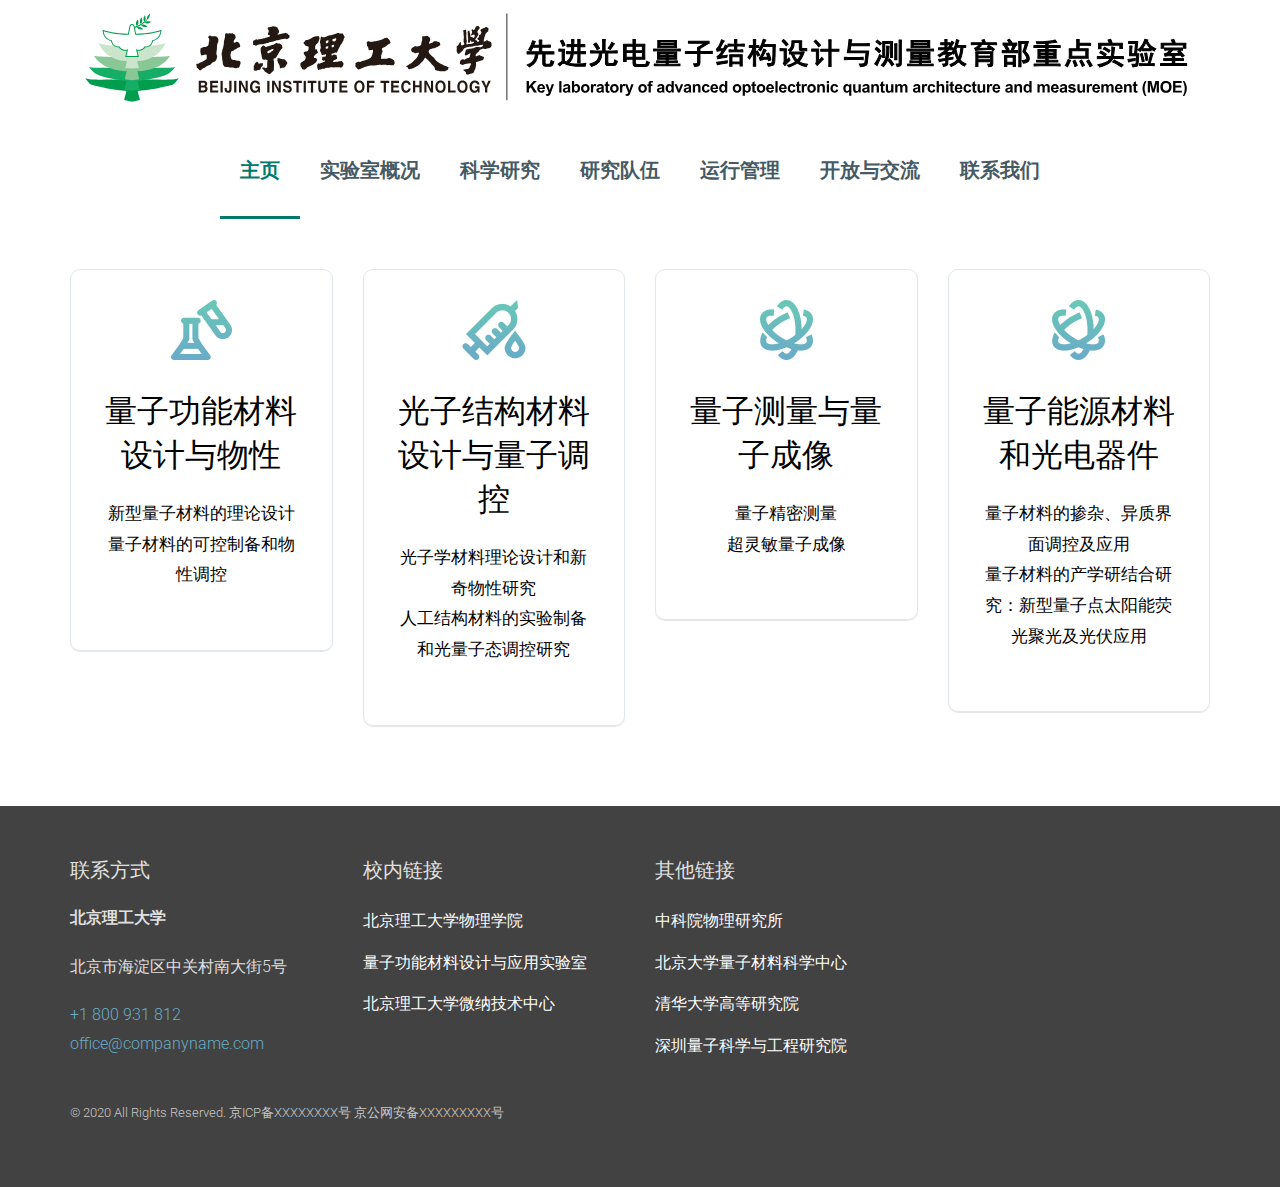
<file: index.html>
<!DOCTYPE html>
<html lang="en">
	<head>
		<meta charset="utf-8">
		<meta http-equiv="X-UA-Compatible" content="IE=edge">
		<meta name="viewport" content="width=device-width, initial-scale=1.0,maximum-scale=1">
		
		<title>北京理工大学 先进光电量子结构设计与测量教育部重点实验室</title>

		<!-- Loading third party fonts -->
		<link href="http://fonts.googleapis.com/css?family=Roboto:300,400,700|" rel="stylesheet" type="text/css">
		<link href="fonts/font-awesome.min.css" rel="stylesheet" type="text/css">

		<!-- Loading main css file -->
		<link rel="stylesheet" href="style.css">
		<style type="text/css">
		body,td,th {
	font-family: Roboto, "Open Sans", sans-serif;
	color: #000000;
}
        a:link {
	color: #69acc7;
}
        </style>
		
		<!--[if lt IE 9]>
		<script src="js/ie-support/html5.js"></script>
		<script src="js/ie-support/respond.js"></script>
		<![endif]-->

	</head>


	<body>
		
		<div class="site-content">
			<header class="site-header" data-bg-image="">
				<div class="container">
					
				    <div class="header-bar">
						<div class="logo-type">
						    <img src="images/MOE_title.svg" alt="" class="logo">
						</div>
				    </div>
					<div class="header-bar">
					  <nav class="main-navigation">
							<button class="menu-toggle"><i class="fa fa-bars"></i></button>
							<ul class="menu">
								<!-- <li class="home menu-item current-menu-item"><a href="index.html"><img src="images/home-icon.png" alt="Home"></a></li> -->
								<li class="menu-item current-menu-item"><a href="index.html">主页</a></li>
								<li class="menu-item"><a href="about.html">实验室概况</a></li>
								<li class="menu-item"><a href="research.html">科学研究</a></li>
								<li class="menu-item"><a href="peoples.html">研究队伍</a></li>
								<li class="menu-item"><a href="labedu.html">运行管理</a></li>
								<li class="menu-item"><a href="interCommu.html">开放与交流</a></li>
								<li class="menu-item"><a href="contact.html">联系我们</a></li>
							</ul>
						</nav>

						<div class="mobile-navigation"></div>
					</div>
					
				</div>
			</header>

			<!--
			<div class="hero">
				<ul class="slides">
					<li data-bg-image="images/about/cover_fig_200114A.jpg">
						<div class="container">
							<div class="slide-content">
								<h2 class="slide-title">LaboreLabore et dolore magna</h2>
								<p>Enim ad minim veniam, quis nostrud exercitation ullamco laboris nisi aliquip ex ea commodo consequat duis aute irure dolor in reprehenderit.</p>
								<a href="#" class="button">See details</a>
							</div>
						</div>
					</li>
					<li data-bg-image="images/about/cover_fig_200114B.jpg">
						<div class="container">
							<div class="slide-content">
								<h2 class="slide-title">LaboreLabore et dolore magna</h2>
								<p>Enim ad minim veniam, quis nostrud exercitation ullamco laboris nisi aliquip ex ea commodo consequat duis aute irure dolor in reprehenderit.</p>
								<a href="#" class="button">See details</a>
							</div>
						</div>
					</li>
					<li data-bg-image="images/about/cover_fig_200114C.jpg">
						<div class="container">
							<div class="slide-content">
								<h2 class="slide-title">LaboreLabore et dolore magna</h2>
								<p>Enim ad minim veniam, quis nostrud exercitation ullamco laboris nisi aliquip ex ea commodo consequat duis aute irure dolor in reprehenderit.</p>
								<a href="#" class="button">See details</a>
							</div>
						</div>
					</li>
				</ul>
			</div>
			-->

			<main class="main-content">
				<div class="fullwidth-block">
					<div class="container">
						<div class="row">
							<div class="col-md-3 col-sm-6">
								<div class="feature">
									<img src="images/icon-research-small.png" alt="" class="feature-image">
									<h2 class="feature-title">量子功能材料设计与物性</h2>
									<p>
										新型量子材料的理论设计<br>
										量子材料的可控制备和物性调控
									</p>
									<!-- <a href="" class="button">Learn more</a> -->
								</div>
							</div>
							<div class="col-md-3 col-sm-6">
								<div class="feature">
									<img src="images/icon-medicine-small.png" alt="" class="feature-image">
									<h2 class="feature-title">光子结构材料设计与量子调控
									</h2>
									<p>
										光子学材料理论设计和新奇物性研究<br>
										人工结构材料的实验制备和光量子态调控研究
									</p>
									<!-- <a href="" class="button">Learn more</a> -->
								</div>
							</div>
							<div class="col-md-3 col-sm-6">
								<div class="feature">
									<img src="images/icon-genetics-small.png" alt="" class="feature-image">
									<h2 class="feature-title">量子测量与量子成像</h2>
									<p>
										量子精密测量<br>
										超灵敏量子成像
									</p>
									<!-- <a href="" class="button">Learn more</a> -->
								</div>
							</div>
							<div class="col-md-3 col-sm-6">
								<div class="feature">
									<img src="images/icon-genetics-small.png" alt="" class="feature-image">
									<h2 class="feature-title">量子能源材料和光电器件</h2>
									<p>
										量子材料的掺杂、异质界面调控及应用<br>
										量子材料的产学研结合研究：新型量子点太阳能荧光聚光及光伏应用
									</p>
									<!-- <a href="" class="button">Learn more</a> -->
								</div>
							</div>
						</div> <!-- .row -->
					</div> <!-- .container -->
				</div> <!-- .fullwidth-block -->

				<!--
				<div class="fullwidth-block" data-bg-color="#edf2f4">
					<div class="container">
						<h2 class="section-title">新闻动态 NEWS</h2>
						<div class="row">
							<div class="col-md-4">
								<div class="post">
									<figure class="featured-image"><img src="images/news-1.jpg" alt=""></figure>
									<h2 class="entry-title"><a href="">Magni dolores rationale</a></h2>
									<small class="date">2 oct 2014</small>
									<p>Sed ut perspiciatis unde omnis iste natus error sit voluptatem accusantium doloremque laudantium...</p>
								</div>
							</div>
							<div class="col-md-4">
								<div class="post">
									<figure class="featured-image"><img src="images/news-2.jpg" alt=""></figure>
									<h2 class="entry-title"><a href="">Perspiciatis unde omnus</a></h2>
									<small class="date">2 oct 2014</small>
									<p>Sed ut perspiciatis unde omnis iste natus error sit voluptatem accusantium doloremque laudantium...</p>
								</div>
							</div>
							<div class="col-md-4">
								<div class="post">
									<figure class="featured-image"><img src="images/news-3.jpg" alt=""></figure>
									<h2 class="entry-title"><a href="">Voluptatem laundantium  totam</a></h2>
									<small class="date">2 oct 2014</small>
									<p>Sed ut perspiciatis unde omnis iste natus error sit voluptatem accusantium doloremque laudantium...</p>
								</div>
							</div>
						</div>
					</div>
				</div>


				<div class="fullwidth-block">
					<div class="container">
						<div class="row">
							<div class="col-md-8">
								<h2 class="section-title">Our mission and vision</h2>
								<p>Consequuntur minima, delectus quia labore sapiente maiores illo enim numquam sint? Molestias odio itaque, recusandae ut quae fuga ea tempore facere facilis. Lorem ipsum dolor sit amet, consectetur adipisicing elit. Eligendi cupiditate repellat velit quo, fugiat dolores eum corrupti commodi? Deserunt, adipisci sunt voluptas aliquid aliquam eos. Perspiciatis, similique atque deserunt nam.</p>
								<p>Distinctio delectus consequuntur sed quod ipsum a, odio obcaecati neque, aliquam nostrum aliquid reprehenderit ad quae qui autem voluptate omnis quas Lorem ipsum dolor sit amet, consectetur adipisicing elit. Maxime magnam amet obcaecati dolore omnis consectetur dignissimos iste cupiditate excepturi quae porro fugiat, nemo iure, minima. Fuga hic voluptate ratione, at.ullam.</p>
							</div>
							<div class="col-md-4">
								<h2 class="section-title">Research summaries</h2>
								<ul class="arrow-list has-border">
									<li><a href="#">Praesentium voluptatum deleniti atque dolores</a></li>
									<li><a href="#">Corrupti quos et quas molestias excepturi sint</a></li>
									<li><a href="#">Occaecati cupiditate non provident similique sunt</a></li>
									<li><a href="#">Nam libero tempore, cum soluta nobis est eligendi</a></li>
								</ul>
								<a href="#" class="button">Show more</a>
							</div>
						</div>
					</div>
				</div>
				-->

				<!--
				<div class="fullwidth-block cta" data-bg-image="images/cta-bg.jpg">
					<div class="container">
						<h2 class="cta-title">Neque porro quisquam</h2>
						<p>Modi tempora incidunt ut labore et dolore magnam aliquam quaerat voluptatem enim ad minima veniam quis nostrum exercitationem ullam corporis suscipit laboriosam, nisi ut aliquid ex ea commodi consequatur? Quis autem vel eum iure reprehenderit qui in ea voluptate velit esse quam nihil moles</p>
						<a href="#" class="button">See details</a>
					</div>
				</div>

				<div class="fullwidth-block" data-bg-color="#edf2f4">
					<div class="container">
						<div class="subscribe-form">
							<h2>Join our newsletter</h2>
							<form action="#">
								<input type="text" placeholder="Enter your email">
								<input type="submit" value="Subscribe">
							</form>
						</div>
					</div>
				</div>
				-->

			</main> <!-- .main-content -->

			<footer class="site-footer">
				<div class="container">
					<div class="row">
						<div class="col-md-3">
							<div class="widget">
								<h3 class="widget-title">联系方式</h3>
								<strong>北京理工大学</strong>
								<address>北京市海淀区中关村南大街5号</address>
								<a href="tel:+1 800 931 812">+1 800 931 812</a> <br>
								<a href="mailto:office@companyname.com">office@companyname.com</a>
							</div>
						</div>
						<div class="col-md-3">
							<div class="widget">
								<h3 class="widget-title">校内链接</h3>
								<ul class="arrow-list-light">
									<li><a href="#">北京理工大学物理学院</a></li> 
									<li><a href="#">量子功能材料设计与应用实验室</a></li>
									<li><a href="#">北京理工大学微纳技术中心</a></li> 
								</ul>
							</div>
						</div>
						<div class="col-md-3">
							<div class="widget">
								<h3 class="widget-title">其他链接</h3>
								<ul class="arrow-list-light">
									<li><a href="#">中科院物理研究所</a></li> 
									<li><a href="#">北京大学量子材料科学中心</a></li>
									<li><a href="#">清华大学高等研究院</a></li> 
									<li><a href="#">深圳量子科学与工程研究院</a></li> 
								</ul>
							</div>
						</div>
					</div> <!-- .row -->

					<p class="colophon">© 2020 All Rights Reserved. 京ICP备XXXXXXXX号 京公网安备XXXXXXXXX号</p>
				</div> <!-- .container -->
			</footer>
		</div>

		<script src="js/jquery-1.11.1.min.js"></script>
		<script src="js/plugins.js"></script>
		<script src="js/app.js"></script>
		
	</body>

</html>
</file>
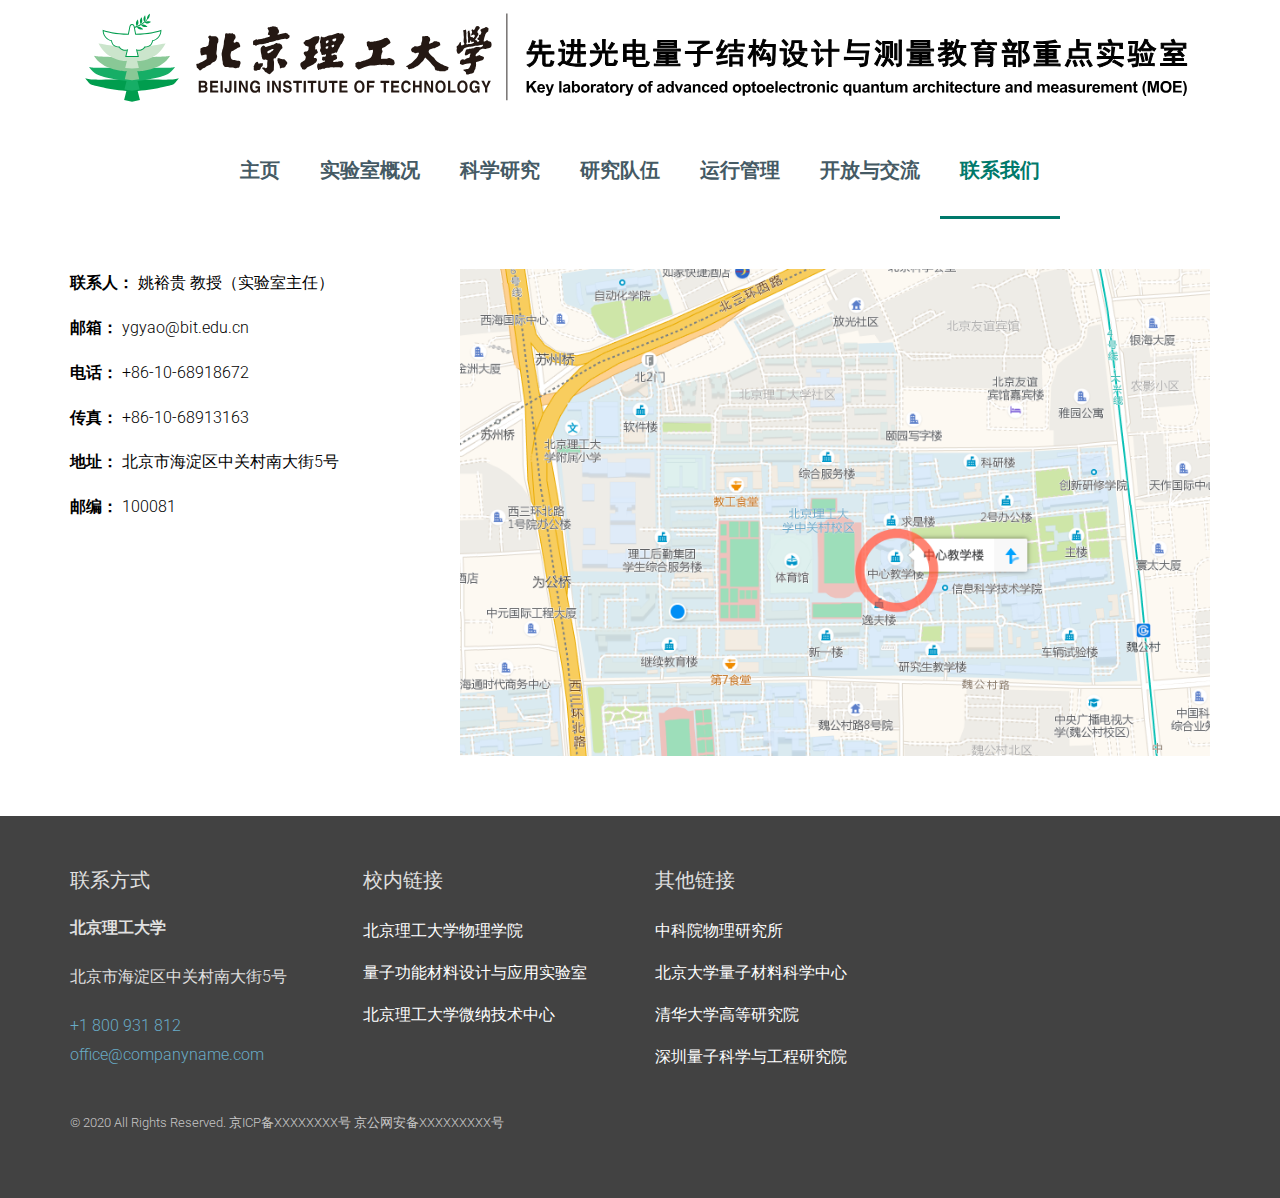
<file: contact.html>
<!DOCTYPE html>
<html lang="en">
	<head>
		<meta charset="UTF-8">
		<meta http-equiv="X-UA-Compatible" content="IE=edge">
		<meta name="viewport" content="width=device-width, initial-scale=1.0,maximum-scale=1">
		
		<title>Contact : Science Labs</title>

		<!-- Loading third party fonts -->
		<link href="http://fonts.googleapis.com/css?family=Roboto:300,400,700|" rel="stylesheet" type="text/css">
		<link href="fonts/font-awesome.min.css" rel="stylesheet" type="text/css">

		<!-- Loading main css file -->
		<link rel="stylesheet" href="style.css">
		
		<!--[if lt IE 9]>
		<script src="js/ie-support/html5.js"></script>
		<script src="js/ie-support/respond.js"></script>
		<![endif]-->

	</head>


	<body>
		<div id="container"></div>
		<script src="https://cache.amap.com/lbs/static/es5.min.js"></script>
		<script src="https://webapi.amap.com/maps?v=1.4.15&key=d01666a903bedb2697eebf01d16d650e"></script>
		<script>
			var map = new AMap.Map('container',{
				mapStyle: 'amap://styles/b4b71aac49feaf13c9781f37efee50dc', //设置地图的显示样式
			});
			map.on("complete", function(){
				log.success("地图加载完成！");
			});
		</script>

		<div class="site-content">
			<header class="site-header" data-bg-image="">
				<div class="container">
					
				    <div class="header-bar">
						<div class="logo-type">
						    <img src="images/MOE_title.svg" alt="" class="logo">
						</div>
				    </div>
					<div class="header-bar">
					  <nav class="main-navigation">
							<button class="menu-toggle"><i class="fa fa-bars"></i></button>
							<ul class="menu">
								<!-- <li class="home menu-item current-menu-item"><a href="index.html"><img src="images/home-icon.png" alt="Home"></a></li> -->
								<li class="menu-item"><a href="index.html">主页</a></li>
								<li class="menu-item"><a href="about.html">实验室概况</a></li>
								<li class="menu-item"><a href="research.html">科学研究</a></li>
								<li class="menu-item"><a href="peoples.html">研究队伍</a></li>
								<li class="menu-item"><a href="labedu.html">运行管理</a></li>
								<li class="menu-item"><a href="interCommu.html">开放与交流</a></li>
								<li class="menu-item current-menu-item"><a href="contact.html">联系我们</a></li>
							</ul>
						</nav>

						<div class="mobile-navigation"></div>
					</div>
					
				</div>
			</header>

			<!--
			<div class="page-head" data-bg-image="">
				<div class="container">
					<h2 class="page-title"><embed class="page-svg-title" src="fonts/TITLE_FZ_contact.svg"/></h2>
					<small>Nemo enim ipsam voluptatem quia voluptas sit aspernatur aut odit aut fugit consequuntur magni </small>
				</div>
			</div>
			-->

			<main class="main-content">
				
				<div class="fullwidth-block">
					<div class="container">

						 <div class="row">
							 <div class="col-md-4">
								 <p><strong>联系人： </strong>姚裕贵 教授（实验室主任）</p>
								 <p><strong>邮箱： </strong>ygyao@bit.edu.cn</p>
								 <p><strong>电话： </strong>+86-10-68918672</p>
								 <p><strong>传真： </strong>+86-10-68913163</p>
								 <p><strong>地址： </strong>北京市海淀区中关村南大街5号</p>
								 <p><strong>邮编： </strong>100081</p>
							 </div>
							 <div class="col-md-8">
								 <a href="http://f.amap.com/3OXvS_0963mEv" target="_blank">
									 <img style="width:100%; height:100%" src="images/address.png" alt="map">
								 </a>
							 </div>
							<!--
						 	<div class="col-md-6">
						 		<div class="boxed-content">
						 			<h2 class="section-title">实验室地址</h2>
						 			<address>
						 				<p>北京理工大学</p>
										<p>北京市海淀区中关村南大街5号</p>
									</address>
						 		</div>
						 	</div>
						 	<div class="col-md-6">
						 		<div class="boxed-content">
						 			<h2 class="section-title">联系方式</h2>
						 			<p><strong>电话:</strong>+86-10-68918672</p>
									<p><strong>传真:</strong>+86-10-68913163</p>
									<p><strong>邮箱:</strong>ygyao@bit.edu.cn</p>
						 		</div>
						 	</div>
						 	-->


						 </div>

					</div>
				</div>



			</main> <!-- .main-content -->

			<footer class="site-footer">
				<div class="container">
					<div class="row">
						<div class="col-md-3">
							<div class="widget">
								<h3 class="widget-title">联系方式</h3>
								<strong>北京理工大学</strong>
								<address>北京市海淀区中关村南大街5号</address>
								<a href="tel:+1 800 931 812">+1 800 931 812</a> <br>
								<a href="mailto:office@companyname.com">office@companyname.com</a>
							</div>
						</div>
						<div class="col-md-3">
							<div class="widget">
								<h3 class="widget-title">校内链接</h3>
								<ul class="arrow-list-light">
									<li><a href="#">北京理工大学物理学院</a></li> 
									<li><a href="#">量子功能材料设计与应用实验室</a></li>
									<li><a href="#">北京理工大学微纳技术中心</a></li> 
								</ul>
							</div>
						</div>
						<div class="col-md-3">
							<div class="widget">
								<h3 class="widget-title">其他链接</h3>
								<ul class="arrow-list-light">
									<li><a href="#">中科院物理研究所</a></li> 
									<li><a href="#">北京大学量子材料科学中心</a></li>
									<li><a href="#">清华大学高等研究院</a></li> 
									<li><a href="#">深圳量子科学与工程研究院</a></li> 
								</ul>
							</div>
						</div>
					</div> <!-- .row -->

					<p class="colophon">© 2020 All Rights Reserved. 京ICP备XXXXXXXX号 京公网安备XXXXXXXXX号</p>
				</div> <!-- .container -->
			</footer>
		</div>

		<script src="js/jquery-1.11.1.min.js"></script>
		<script type="text/javascript" src="http://maps.google.com/maps/api/js?sensor=false&amp;language=en"></script>
		<script src="js/plugins.js"></script>
		<script src="js/app.js"></script>
		
	</body>

</html>
</file>
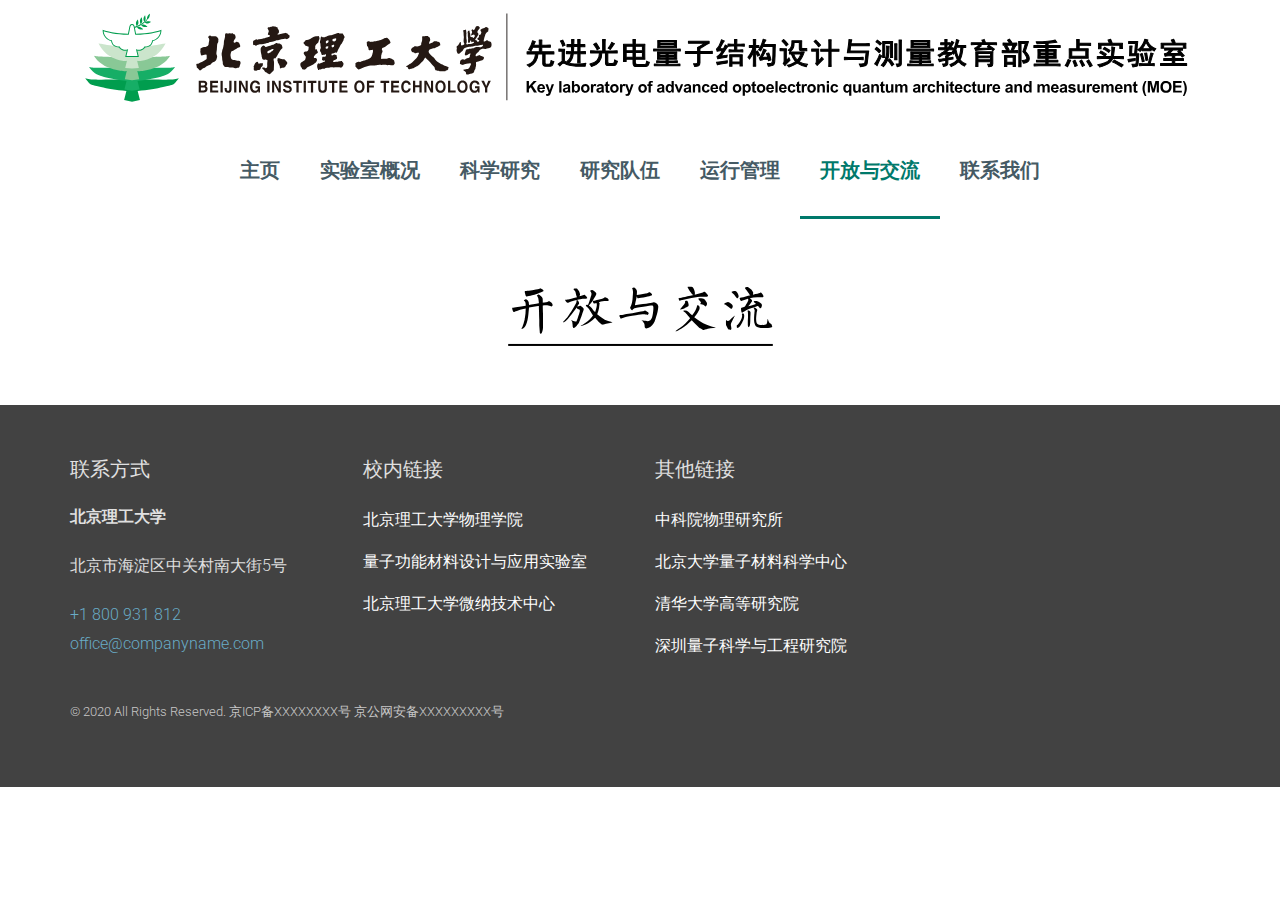
<file: interCommu.html>
<!DOCTYPE html>
<html lang="en">
	<head>
		<meta charset="UTF-8">
		<meta http-equiv="X-UA-Compatible" content="IE=edge">
		<meta name="viewport" content="width=device-width, initial-scale=1.0,maximum-scale=1">
		
		<title>Contact : Science Labs</title>

		<!-- Loading third party fonts -->
		<link href="http://fonts.googleapis.com/css?family=Roboto:300,400,700|" rel="stylesheet" type="text/css">
		<link href="fonts/font-awesome.min.css" rel="stylesheet" type="text/css">

		<!-- Loading main css file -->
		<link rel="stylesheet" href="style.css">
		
		<!--[if lt IE 9]>
		<script src="js/ie-support/html5.js"></script>
		<script src="js/ie-support/respond.js"></script>
		<![endif]-->

	</head>


	<body>
		
		<div class="site-content">
			<header class="site-header" data-bg-image="">
				<div class="container">
					
				    <div class="header-bar">
						<div class="logo-type">
						    <img src="images/MOE_title.svg" alt="" class="logo">
						</div>
				    </div>
					<div class="header-bar">
					  <nav class="main-navigation">
							<button class="menu-toggle"><i class="fa fa-bars"></i></button>
							<ul class="menu">
								<!-- <li class="home menu-item current-menu-item"><a href="index.html"><img src="images/home-icon.png" alt="Home"></a></li> -->
								<li class="menu-item"><a href="index.html">主页</a></li>
								<li class="menu-item"><a href="about.html">实验室概况</a></li>
								<li class="menu-item"><a href="research.html">科学研究</a></li>
								<li class="menu-item"><a href="peoples.html">研究队伍</a></li>
								<li class="menu-item"><a href="labedu.html">运行管理</a></li>
								<li class="menu-item current-menu-item"><a href="interCommu.html">开放与交流</a></li>
								<li class="menu-item"><a href="contact.html">联系我们</a></li>
							</ul>
						</nav>

						<div class="mobile-navigation"></div>
					</div>
					
				</div>
			</header>

			<div class="page-head" data-bg-image="">
				<div class="container">
					<h2 class="page-title"><embed class="page-svg-title" src="fonts/TITLE_FZ_interCommu.svg"/></h2>
				</div>
			</div>
			<!--
			<div class="page-head" data-bg-image="">
				<div class="container">
					<h2 class="page-title"><embed class="page-svg-title" src="fonts/TITLE_FZ_interCommu.svg"/></h2>
					<small>Nemo enim ipsam voluptatem quia voluptas sit aspernatur aut odit aut fugit consequuntur magni </small>
				</div>
			</div>


			<main class="main-content">

				<div class="fullwidth-block">
					<div class="container">
						 <div class="map" data-latitude="-6.897789" data-longitude="107.621735"></div>

						 <div class="row">
						 	<div class="col-md-4">
						 		<div class="boxed-content">
						 			<h2 class="section-title">Address</h2>
						 			<address>
						 				<p>Company Name INC.</p>
										<p>423 Avenue Street, Chicago, IL 60610</p>
									</address>
						 		</div>
						 	</div>
						 	<div class="col-md-4">
						 		<div class="boxed-content">
						 			<h2 class="section-title">Telephone</h2>
						 			<p><strong>Office:</strong> +1 800 321 431</p>
									<p><strong>Support:</strong> +1 800 903 412</p>
						 		</div>
						 	</div>
						 	<div class="col-md-4">
						 		<div class="boxed-content">
						 			<h2 class="section-title">Email</h2>
						 			<p><strong>Office:</strong> <a href="mailto:office@companyname.com">office@companyname.com</a></p>
									<p><strong>Support:</strong> <a href="mailto:support@companyname.com">support@companyname.com</a></p>
						 		</div>
						 	</div>
						 </div>

						 <div class="row contact-form">
						 	<form action="#">
						 		<div class="col-md-4">
						 			<p><input type="text" placeholder="Your name..."></p>
						 			<p><input type="text" placeholder="Email..."></p>
						 			<p><input type="text" placeholder="Website..."></p>
						 		</div>
						 		<div class="col-md-8">
						 			<p>
						 				<textarea name="" placeholder="Message"></textarea>
						 			</p>
						 			<p class="text-right">
						 				<input type="submit" value="Send message">
						 			</p>
						 		</div>
						 	</form>
						 </div>
					</div>
				</div>

				<div class="fullwidth-block" data-bg-color="#edf2f4">
					<div class="container">
						<div class="subscribe-form">
							<h2>Join our newsletter</h2>
							<form action="#">
								<input type="text" placeholder="Enter your email">
								<input type="submit" value="Subscribe">
							</form>
						</div>
					</div>
				</div>

			</main>
			-->

			<footer class="site-footer">
				<div class="container">
					<div class="row">
						<div class="col-md-3">
							<div class="widget">
								<h3 class="widget-title">联系方式</h3>
								<strong>北京理工大学</strong>
								<address>北京市海淀区中关村南大街5号</address>
								<a href="tel:+1 800 931 812">+1 800 931 812</a> <br>
								<a href="mailto:office@companyname.com">office@companyname.com</a>
							</div>
						</div>
						<div class="col-md-3">
							<div class="widget">
								<h3 class="widget-title">校内链接</h3>
								<ul class="arrow-list-light">
									<li><a href="#">北京理工大学物理学院</a></li> 
									<li><a href="#">量子功能材料设计与应用实验室</a></li>
									<li><a href="#">北京理工大学微纳技术中心</a></li> 
								</ul>
							</div>
						</div>
						<div class="col-md-3">
							<div class="widget">
								<h3 class="widget-title">其他链接</h3>
								<ul class="arrow-list-light">
									<li><a href="#">中科院物理研究所</a></li> 
									<li><a href="#">北京大学量子材料科学中心</a></li>
									<li><a href="#">清华大学高等研究院</a></li> 
									<li><a href="#">深圳量子科学与工程研究院</a></li> 
								</ul>
							</div>
						</div>
					</div> <!-- .row -->

					<p class="colophon">© 2020 All Rights Reserved. 京ICP备XXXXXXXX号 京公网安备XXXXXXXXX号</p>
				</div> <!-- .container -->
			</footer>
		</div>

		<script src="js/jquery-1.11.1.min.js"></script>
		<script type="text/javascript" src="http://maps.google.com/maps/api/js?sensor=false&amp;language=en"></script>
		<script src="js/plugins.js"></script>
		<script src="js/app.js"></script>
		
	</body>

</html>
</file>
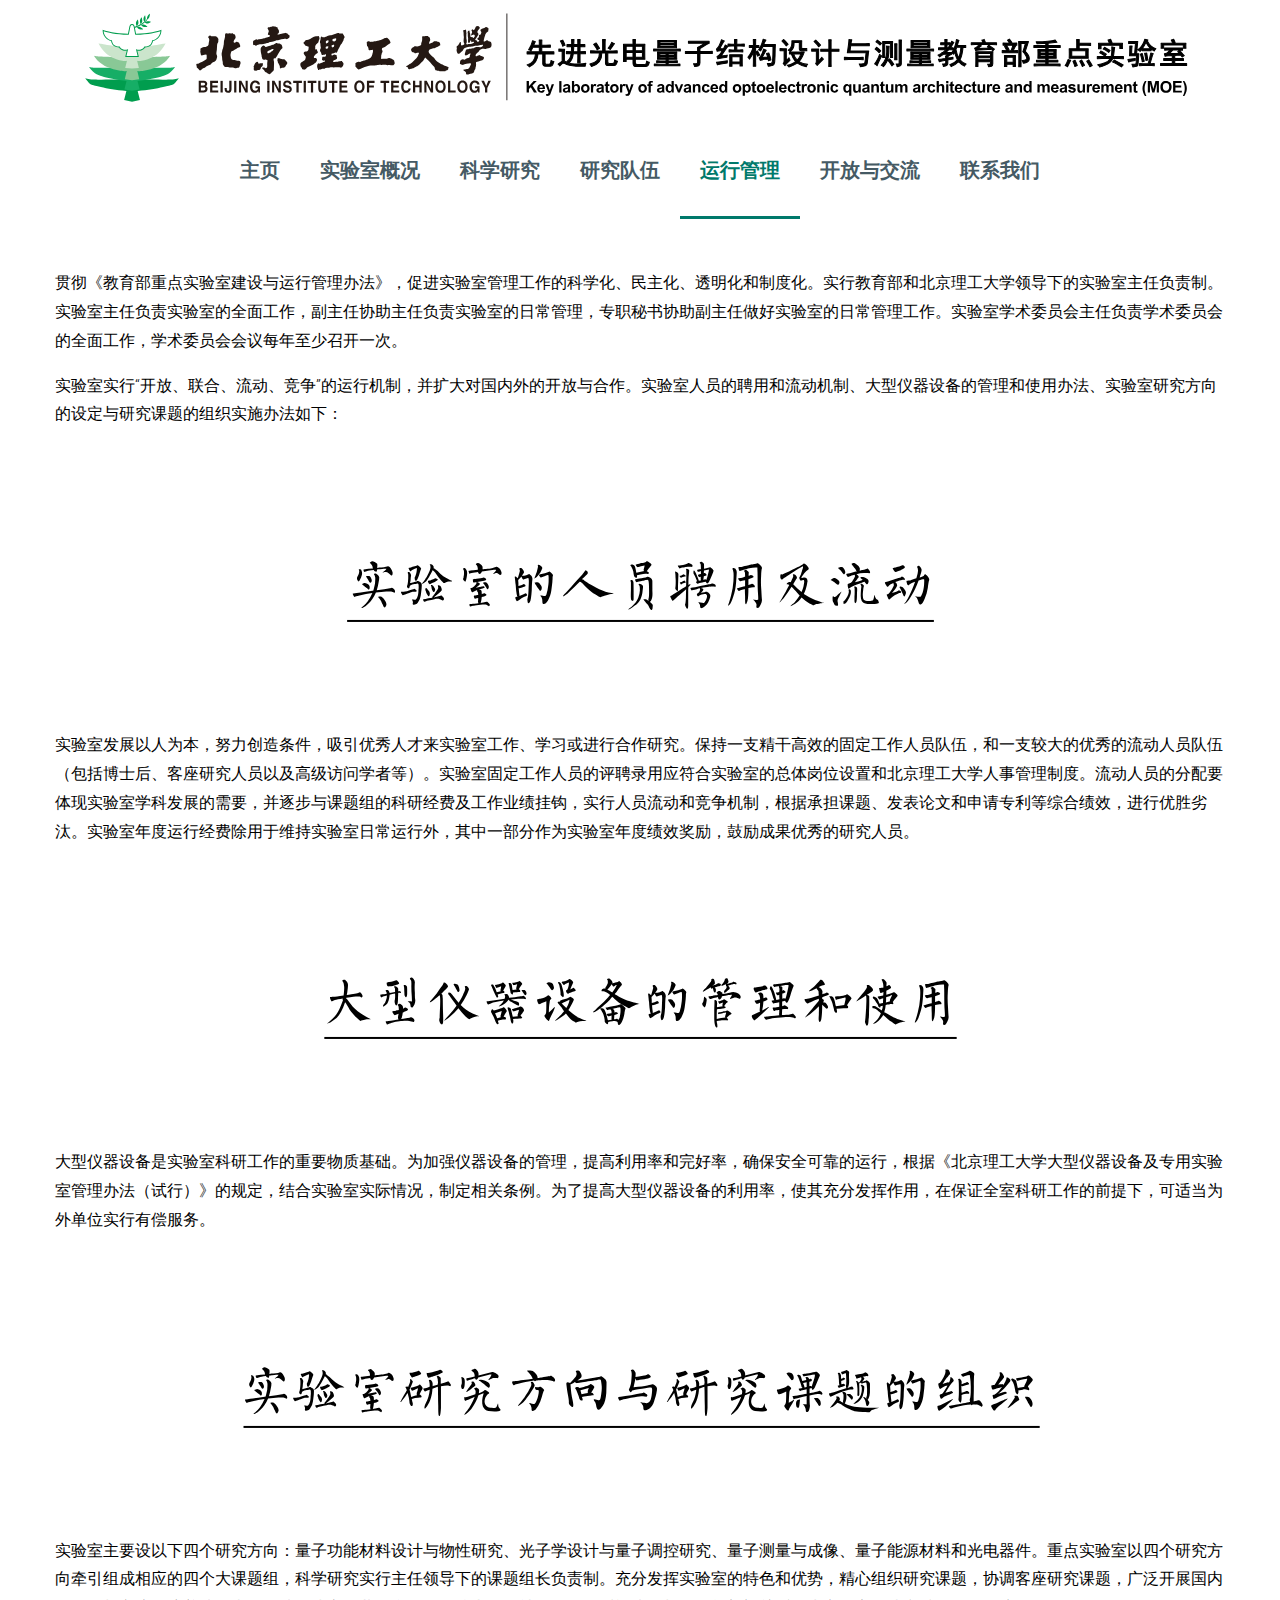
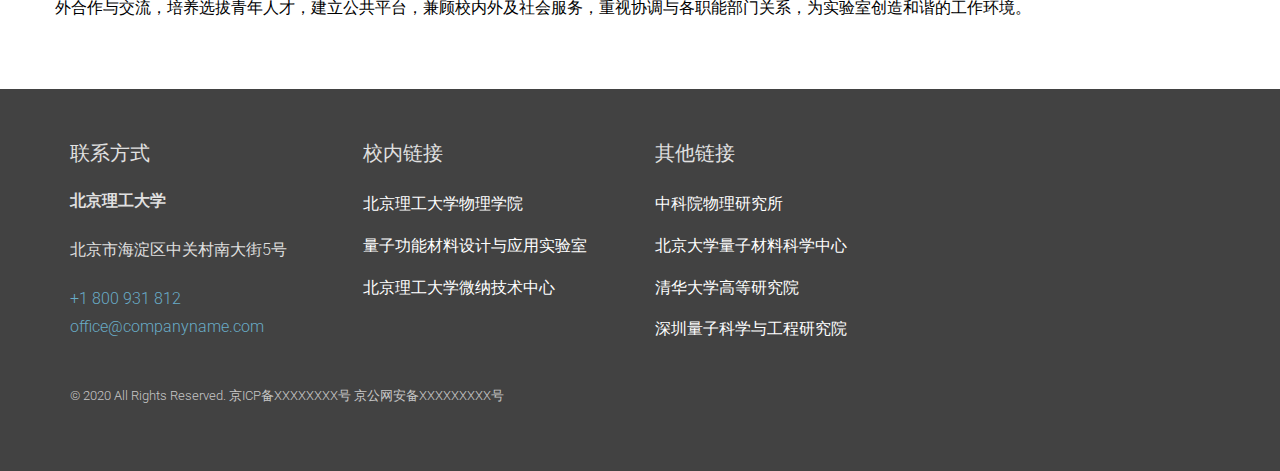
<file: labedu.html>
<!DOCTYPE html>
<html lang="en">
	<head>
		<meta charset="UTF-8">
		<meta http-equiv="X-UA-Compatible" content="IE=edge">
		<meta name="viewport" content="width=device-width, initial-scale=1.0,maximum-scale=1">
		
		<title>About : Science Labs</title>

		<!-- Loading third party fonts -->
		<link href="http://fonts.googleapis.com/css?family=Roboto:300,400,700|" rel="stylesheet" type="text/css">
		<link href="fonts/font-awesome.min.css" rel="stylesheet" type="text/css">

		<!-- Loading main css file -->
		<link rel="stylesheet" href="style.css">
		
		<!--[if lt IE 9]>
		<script src="js/ie-support/html5.js"></script>
		<script src="js/ie-support/respond.js"></script>
		<![endif]-->

	</head>


	<body>
		
		<div class="site-content">
			<header class="site-header" data-bg-image="">
				<div class="container">
					
				    <div class="header-bar">
						<div class="logo-type">
						    <img src="images/MOE_title.svg" alt="" class="logo">
						</div>
				    </div>
					<div class="header-bar">
					  <nav class="main-navigation">
							<button class="menu-toggle"><i class="fa fa-bars"></i></button>
							<ul class="menu">
								<!-- <li class="home menu-item current-menu-item"><a href="index.html"><img src="images/home-icon.png" alt="Home"></a></li> -->
								<li class="menu-item"><a href="index.html">主页</a></li>
								<li class="menu-item"><a href="about.html">实验室概况</a></li>
								<li class="menu-item"><a href="research.html">科学研究</a></li>
								<li class="menu-item"><a href="peoples.html">研究队伍</a></li>
								<li class="menu-item current-menu-item"><a href="labedu.html">运行管理</a></li>
								<li class="menu-item"><a href="interCommu.html">开放与交流</a></li>
								<li class="menu-item"><a href="contact.html">联系我们</a></li>
							</ul>
						</nav>

						<div class="mobile-navigation"></div>
					</div>
					
				</div>
			</header>

			<main class="main-content">
				<div class="fullwidth-block">
					<div class="container">
						<div class="row">
							<p class="lead">
								贯彻《教育部重点实验室建设与运行管理办法》，促进实验室管理工作的科学化、民主化、透明化和制度化。实行教育部和北京理工大学领导下的实验室主任负责制。实验室主任负责实验室的全面工作，副主任协助主任负责实验室的日常管理，专职秘书协助副主任做好实验室的日常管理工作。实验室学术委员会主任负责学术委员会的全面工作，学术委员会会议每年至少召开一次。
							</p>
							<p>
								实验室实行“开放、联合、流动、竞争”的运行机制，并扩大对国内外的开放与合作。实验室人员的聘用和流动机制、大型仪器设备的管理和使用办法、实验室研究方向的设定与研究课题的组织实施办法如下：
							</p>
						</div>
					</div>
				</div>
			</main>

			<div class="page-head" data-bg-image="">
				<div class="container">
					<h2 class="page-title"><embed class="page-svg-title" src="fonts/TITLE_FZ_labedu_sysdrypyhld.svg"/></h2>
					<!-- <small>Nemo enim ipsam voluptatem quia voluptas sit aspernatur aut odit aut fugit consequuntur magni </small> -->
				</div>
			</div>
			<main class="main-content">
				<div class="fullwidth-block">
					<div class="container">
						<div class="row">
							<p>
								实验室发展以人为本，努力创造条件，吸引优秀人才来实验室工作、学习或进行合作研究。保持一支精干高效的固定工作人员队伍，和一支较大的优秀的流动人员队伍（包括博士后、客座研究人员以及高级访问学者等）。实验室固定工作人员的评聘录用应符合实验室的总体岗位设置和北京理工大学人事管理制度。流动人员的分配要体现实验室学科发展的需要，并逐步与课题组的科研经费及工作业绩挂钩，实行人员流动和竞争机制，根据承担课题、发表论文和申请专利等综合绩效，进行优胜劣汰。实验室年度运行经费除用于维持实验室日常运行外，其中一部分作为实验室年度绩效奖励，鼓励成果优秀的研究人员。
							</p>
						</div>
					</div>
				</div>
			</main>

			<div class="page-head" data-bg-image="">
				<div class="container">
					<h2 class="page-title"><embed class="page-svg-title" src="fonts/TITLE_FZ_labedu_dxyqsb.svg"/></h2>
					<!-- <small>Nemo enim ipsam voluptatem quia voluptas sit aspernatur aut odit aut fugit consequuntur magni </small> -->
				</div>
			</div>
			<main class="main-content">
				<div class="fullwidth-block">
					<div class="container">
						<div class="row">
							<p>
								大型仪器设备是实验室科研工作的重要物质基础。为加强仪器设备的管理，提高利用率和完好率，确保安全可靠的运行，根据《北京理工大学大型仪器设备及专用实验室管理办法（试行）》的规定，结合实验室实际情况，制定相关条例。为了提高大型仪器设备的利用率，使其充分发挥作用，在保证全室科研工作的前提下，可适当为外单位实行有偿服务。
							</p>
						</div>
					</div>
				</div>
			</main>

			<div class="page-head" data-bg-image="">
				<div class="container">
					<h2 class="page-title"><embed class="page-svg-title" src="fonts/TITLE_FZ_labedu_yjfx.svg"/></h2>
					<!-- <small>Nemo enim ipsam voluptatem quia voluptas sit aspernatur aut odit aut fugit consequuntur magni </small> -->
				</div>
			</div>
			<main class="main-content">
				<div class="fullwidth-block">
					<div class="container">
						<div class="row">
							<p>
								实验室主要设以下四个研究方向：量子功能材料设计与物性研究、光子学设计与量子调控研究、量子测量与成像、量子能源材料和光电器件。重点实验室以四个研究方向牵引组成相应的四个大课题组，科学研究实行主任领导下的课题组长负责制。充分发挥实验室的特色和优势，精心组织研究课题，协调客座研究课题，广泛开展国内外合作与交流，培养选拔青年人才，建立公共平台，兼顾校内外及社会服务，重视协调与各职能部门关系，为实验室创造和谐的工作环境。
							</p>
						</div>
					</div>
				</div>
			</main>

			<footer class="site-footer">
				<div class="container">
					<div class="row">
						<div class="col-md-3">
							<div class="widget">
								<h3 class="widget-title">联系方式</h3>
								<strong>北京理工大学</strong>
								<address>北京市海淀区中关村南大街5号</address>
								<a href="tel:+1 800 931 812">+1 800 931 812</a> <br>
								<a href="mailto:office@companyname.com">office@companyname.com</a>
							</div>
						</div>
						<div class="col-md-3">
							<div class="widget">
								<h3 class="widget-title">校内链接</h3>
								<ul class="arrow-list-light">
									<li><a href="#">北京理工大学物理学院</a></li> 
									<li><a href="#">量子功能材料设计与应用实验室</a></li>
									<li><a href="#">北京理工大学微纳技术中心</a></li> 
								</ul>
							</div>
						</div>
						<div class="col-md-3">
							<div class="widget">
								<h3 class="widget-title">其他链接</h3>
								<ul class="arrow-list-light">
									<li><a href="#">中科院物理研究所</a></li> 
									<li><a href="#">北京大学量子材料科学中心</a></li>
									<li><a href="#">清华大学高等研究院</a></li> 
									<li><a href="#">深圳量子科学与工程研究院</a></li> 
								</ul>
							</div>
						</div>
					</div> <!-- .row -->

					<p class="colophon">© 2020 All Rights Reserved. 京ICP备XXXXXXXX号 京公网安备XXXXXXXXX号</p>
				</div> <!-- .container -->
			</footer>
		</div>

		<script src="js/jquery-1.11.1.min.js"></script>
		<script src="js/plugins.js"></script>
		<script src="js/app.js"></script>
		
	</body>

</html>
</file>
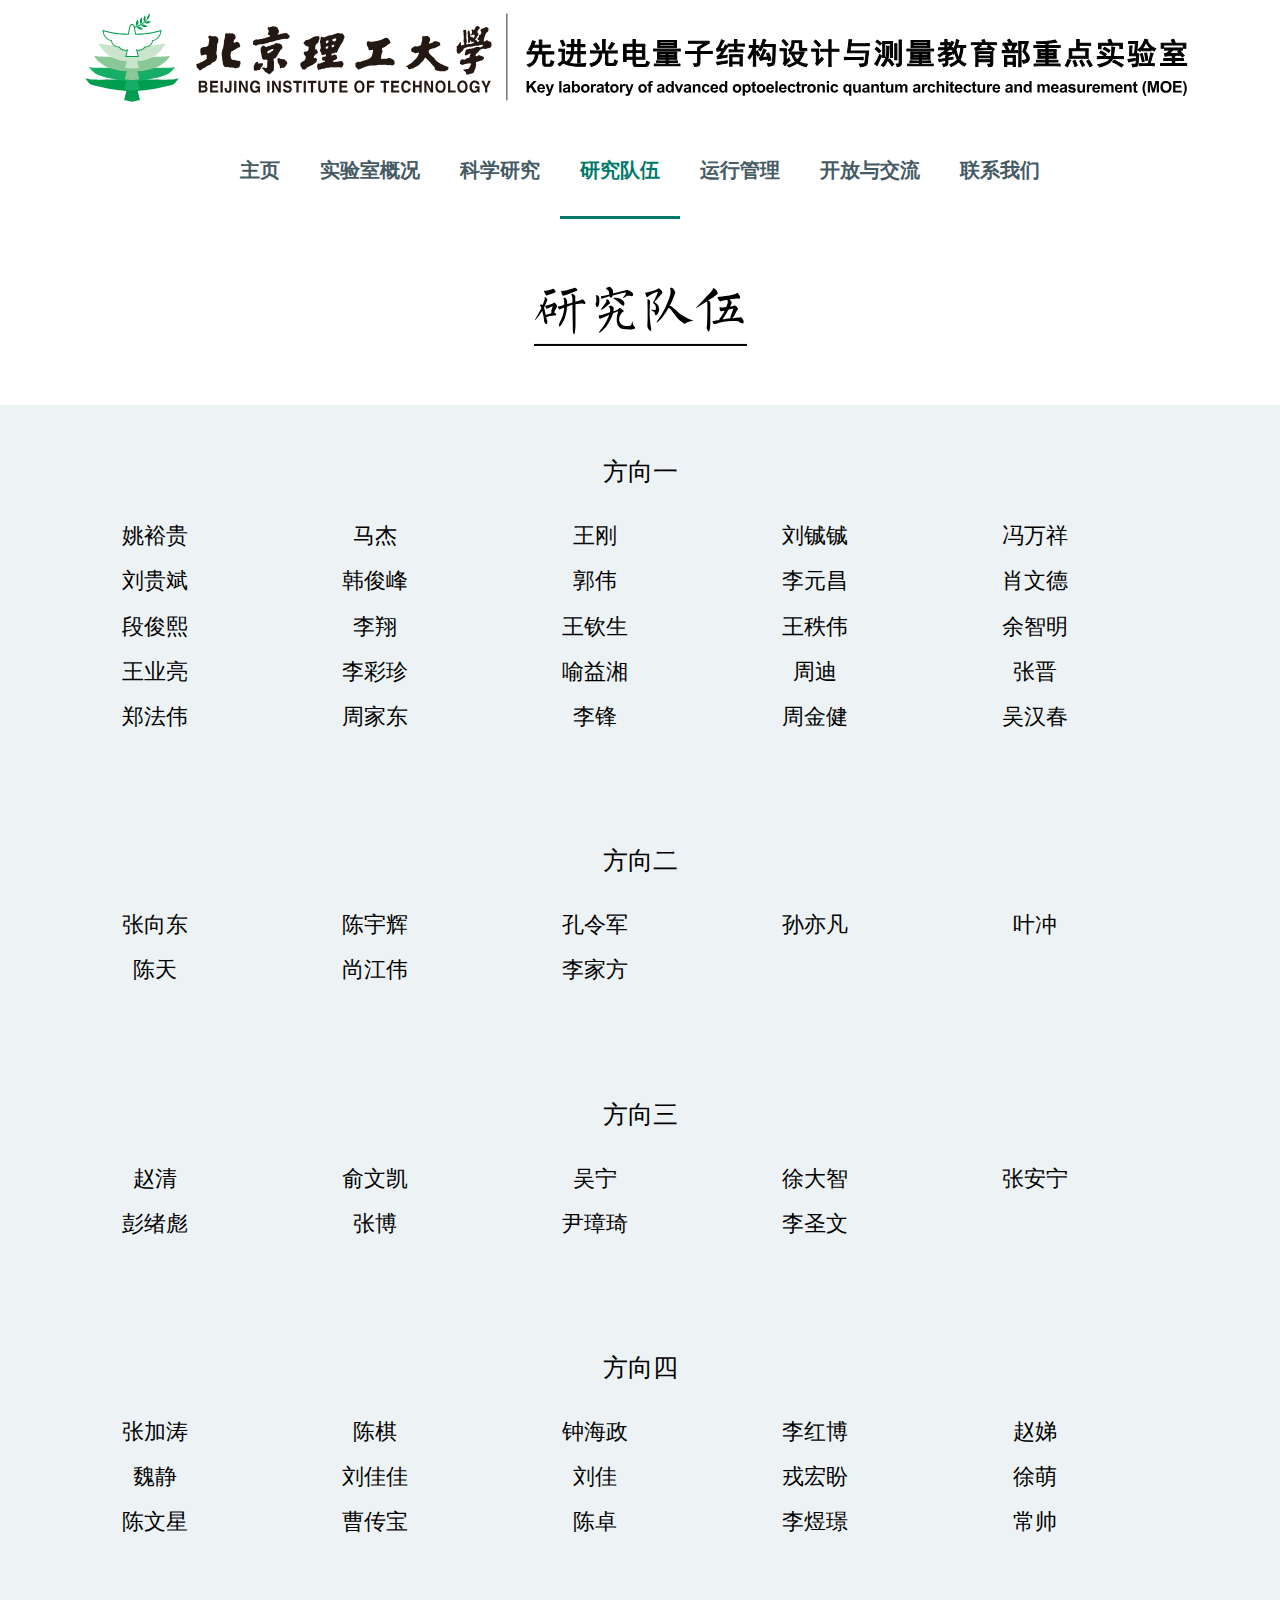
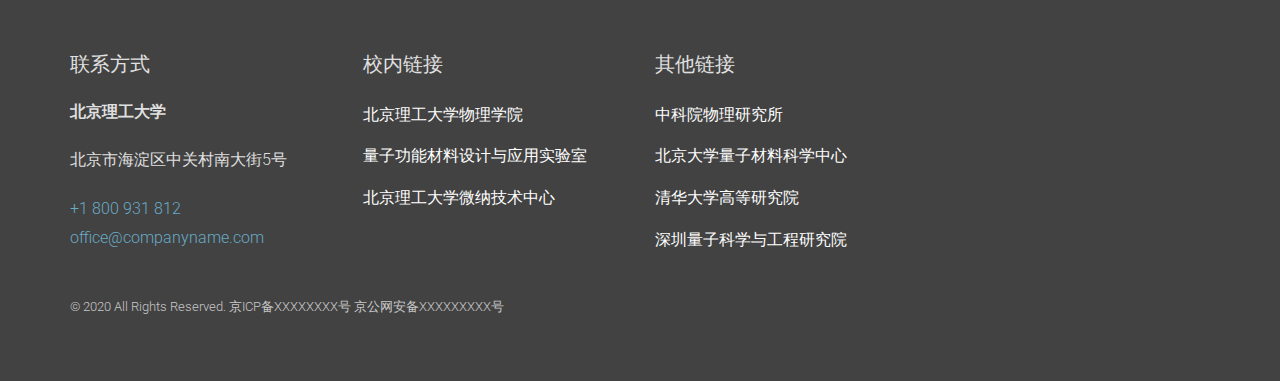
<file: peoples.html>
<!DOCTYPE html>
<html lang="en">
	<head>
		<meta charset="UTF-8">
		<meta http-equiv="X-UA-Compatible" content="IE=edge">
		<meta name="viewport" content="width=device-width, initial-scale=1.0,maximum-scale=1">
		
		<title>About : Science Labs</title>

		<!-- Loading third party fonts -->
		<link href="http://fonts.googleapis.com/css?family=Roboto:300,400,700|" rel="stylesheet" type="text/css">
		<link href="fonts/font-awesome.min.css" rel="stylesheet" type="text/css">

		<!-- Loading main css file -->
		<link rel="stylesheet" href="style.css">
		
		<!--[if lt IE 9]>
		<script src="js/ie-support/html5.js"></script>
		<script src="js/ie-support/respond.js"></script>
		<![endif]-->

	</head>


	<body>
		
		<div class="site-content">
			<header class="site-header" data-bg-image="">
				<div class="container">
					
				    <div class="header-bar">
						<div class="logo-type">
						    <img src="images/MOE_title.svg" alt="" class="logo">
						</div>
				    </div>
					<div class="header-bar">
					  <nav class="main-navigation">
							<button class="menu-toggle"><i class="fa fa-bars"></i></button>
							<ul class="menu">
								<!-- <li class="home menu-item current-menu-item"><a href="index.html"><img src="images/home-icon.png" alt="Home"></a></li> -->
								<li class="menu-item"><a href="index.html">主页</a></li>
								<li class="menu-item"><a href="about.html">实验室概况</a></li>
								<li class="menu-item"><a href="research.html">科学研究</a></li>
								<li class="menu-item current-menu-item"><a href="peoples.html">研究队伍</a></li>
								<li class="menu-item"><a href="labedu.html">运行管理</a></li>
								<li class="menu-item"><a href="interCommu.html">开放与交流</a></li>
								<li class="menu-item"><a href="contact.html">联系我们</a></li>
							</ul>
						</nav>

						<div class="mobile-navigation"></div>
					</div>
					
				</div>
			</header>

			<div class="page-head" data-bg-image="">
				<div class="container">
					<h2 class="page-title"><embed class="page-svg-title" src="fonts/TITLE_FZ_peoples.svg"/></h2>
					<!-- <small>Nemo enim ipsam voluptatem quia voluptas sit aspernatur aut odit aut fugit consequuntur magni </small> -->
				</div>
			</div>



			<main class="main-content">

				<!--
				<div class="fullwidth-block" data-bg-color="#edf2f4">
					<div class="container">
						<h2 class="section-title" style="text-align:center">实验室顾问</h2>
						<div class="row" style="text-align:center">
							<div class="">
								<div class="team">
									<img src="images/peoples/mlGE@1x.jpg" alt="" class="team-image">
									<h3 class="team-name">葛墨林</h3>
									<p>中国科学院院士</p>
									<div class="social-links">
										<a href=""><i class="fa fa-facebook"></i></a>
										<a href=""><i class="fa fa-twitter"></i></a>
										<a href=""><i class="fa fa-google-plus"></i></a>
										<a href=""><i class="fa fa-pinterest"></i></a>
									</div>
								</div>
							</div>
						</div>
					</div>
				</div>
				-->

				<div class="fullwidth-block" data-bg-color="#edf2f4">
					<div class="container">

						<div class="row">
							<h3 class="section-title">方向一</h3>
							<ul class="peoplename list-unstyled ul_two">
								<li><a href="https://physics.bit.edu.cn/szdw/zzjzg/zg/yyg/index.htm" style="color:black">姚裕贵</a></li>
								<li><a href="https://physics.bit.edu.cn/szdw/zzjzg/zg/oyjt_20200428015705026762/index.htm" style="color:black">马杰</a></li>
								<li><a href="https://physics.bit.edu.cn/szdw/zzjzg/zg/zbs_20190910085532424732/index.htm" style="color:black">王刚</a></li>
								<li><a href="https://physics.bit.edu.cn/szdw/zzjzg/zg/lcc/index.htm" style="color:black">刘铖铖</a></li>
								<li><a href="https://physics.bit.edu.cn/szdw/zzjzg/zg/pwx/index.htm" style="color:black">冯万祥</a></li>
								<li><a href="https://physics.bit.edu.cn/szdw/zzjzg/fg/lgb/index.htm" style="color:black">刘贵斌</a></li>
								<li><a href="https://physics.bit.edu.cn/szdw/zzjzg/fg/hjf1/index.htm" style="color:black">韩俊峰</a></li>
								<li><a href="https://physics.bit.edu.cn/szdw/zzjzg/zg/gw/index.htm" style="color:black">郭伟</a></li>
								<li><a href="https://physics.bit.edu.cn/szdw/zzjzg/zg/20190416074713055033_20200428020731182342/index.htm" style="color:black">李元昌</a></li>
								<li><a href="https://physics.bit.edu.cn/szdw/zzjzg/zg/xwd/index.htm" style="color:black">肖文德</a></li>
								<li><a href="https://physics.bit.edu.cn/szdw/zzjzg/fg/20180302020949319780/index.htm" style="color:black">段俊熙</a></li>
								<li><a href="https://physics.bit.edu.cn/szdw/zzjzg/zg/gw_20181127060808743608/index.htm" style="color:black">李翔</a></li>
								<li><a href="https://physics.bit.edu.cn/szdw/zzjzg/fg/20190104055113907794/index.htm" style="color:black">王钦生</a></li>
								<li><a href="https://physics.bit.edu.cn/szdw/zzjzg/zg/20190416074713055033/index.htm" style="color:black">王秩伟</a></li>
								<li><a href="https://physics.bit.edu.cn/szdw/zzjzg/zg/20190814004253894220_20191203011115478275/index.htm" style="color:black">余智明</a></li>
								<li><a href="https://physics.bit.edu.cn/szdw/zzjzg/zg/gw_9460a5d0d0f04256a0eef7b7e783be6e/index.htm" style="color:black">王业亮</a></li>
								<li><a href="https://physics.bit.edu.cn/szdw/zzjzg/fg/cc1_8bbf6ba40b62417fa269c0a5b2b98798/index.htm" style="color:black">李彩珍</a></li>
								<li><a href="https://physics.bit.edu.cn/szdw/zzjzg/fg/360726da55674a94a1f0b52ab4d94626/index.htm" style="color:black">喻益湘</a></li>
								<li><a href="https://physics.bit.edu.cn/szdw/zzjzg/zg/gw_b5e4580999e74201b7a39c233826d459/index.htm" style="color:black">周迪</a></li>
								<li><a href="https://physics.bit.edu.cn/szdw/zzjzg/zg/gw_d7e1cfb97a584e44887c62b4054ad92c/index.htm" style="color:black">张晋</a></li>
								<li><a href="https://physics.bit.edu.cn/szdw/zzjzg/zg/gw_3eb4867b699747dd8cebfd97cb28b3c2/index.htm" style="color:black">郑法伟</a></li>
								<li><a href="https://physics.bit.edu.cn/szdw/zzjzg/zg/gw_60fe0317be434390a6b2bdcd5ca90845/index.htm" style="color:black">周家东</a></li>
								<li><a href="" style="color:black">李锋</a></li>
								<li><a href="" style="color:black">周金健</a></li>
								<li><a href="https://physics.bit.edu.cn/szdw/zzjzg/zg/whc/index.htm" style="color:black">吴汉春</a></li>
							</ul>
						</div>

<!--						<div class="row">-->
<!--							<div class="col-md-3">-->
<!--								<div class="team">-->
<!--									<a href="http://physics.bit.edu.cn/szdw/gccrc/zjxzjq/yyg13/index.htm" target="_blank"><img src="images/peoples/ygyao.jpg" alt="" class="team-image"></a>-->
<!--									<h3 class="team-name">姚裕贵</h3>-->
<!--								</div>-->
<!--							</div>-->
<!--						</div> &lt;!&ndash; .row &ndash;&gt;-->

					</div> <!-- .container -->
				</div>


				<div class="fullwidth-block" data-bg-color="#edf2f4">
					<div class="container">
						<div class="row">
							<h3 class="section-title">方向二</h3>
							<ul class="peoplename list-unstyled ul_two">
								<li><a href="https://physics.bit.edu.cn/szdw/zzjzg/zg/zxd/index.htm" style="color:black">张向东</a></li>
								<li><a href="" style="color:black">陈宇辉</a></li>
								<li><a href="https://physics.bit.edu.cn/szdw/zzjzg/zg/zbs_20190910085532424732_20200518013344496079/index.htm" style="color:black">孔令军</a></li>
								<li><a href="https://physics.bit.edu.cn/szdw/zzjzg/fg/20190416074601868333_20190506011507779951/index.htm" style="color:black">孙亦凡</a></li>
								<li><a href="https://physics.bit.edu.cn/szdw/zzjzg/fg/d0e6cde5f6b546ec85dd4356e276a35e/index.htm" style="color:black">叶冲</a></li>
								<li><a href="https://physics.bit.edu.cn/szdw/zzjzg/fg/pwx_20150909083352394226/index.htm" style="color:black">陈天</a></li>
								<li><a href="https://physics.bit.edu.cn/szdw/zzjzg/fg/20180115002520858289/index.htm" style="color:black">尚江伟</a></li>
								<li><a href="https://physics.bit.edu.cn/szdw/zzjzg/zg/zan_20180314012620734884_20190227053518803529/index.htm" style="color:black">李家方</a></li>
							</ul>
						</div> <!-- .row -->
					</div> <!-- .container -->
				</div>

				<div class="fullwidth-block" data-bg-color="#edf2f4">
					<div class="container">
						<div class="row">
							<h3 class="section-title">方向三</h3>
							<ul class="peoplename list-unstyled ul_two">
								<li><a href="https://physics.bit.edu.cn/szdw/zzjzg/zg/zq/index.htm" style="color:black">赵清</a></li>
								<li><a href="https://physics.bit.edu.cn/szdw/zzjzg/fg/pwx_20150909083352394226_20150922083523192233/index.htm" style="color:black">俞文凯</a></li>
								<li><a href="https://physics.bit.edu.cn/szdw/zzjzg/fg/wn/index.htm" style="color:black">吴宁</a></li>
								<li><a href="https://physics.bit.edu.cn/szdw/zzjzg/fg/xdz/index.htm" style="color:black">徐大智</a></li>
								<li><a href="https://physics.bit.edu.cn/szdw/zzjzg/zg/zan_20180314012620734884/index.htm" style="color:black">张安宁</a></li>
								<li><a href="https://physics.bit.edu.cn/szdw/zzjzg/fg/20190416074601868333/index.htm" style="color:black">彭绪彪</a></li>
								<li><a href="https://physics.bit.edu.cn/szdw/zzjzg/fg/zsl_20171030072532835182_20190906074935967393/index.htm" style="color:black">张博</a></li>
								<li><a href="https://physics.bit.edu.cn/szdw/zzjzg/zg/20190814004253894220/index.htm" style="color:black">尹璋琦</a></li>
								<li><a href="https://physics.bit.edu.cn/szdw/zzjzg/fg/20180910055931787779/index.htm" style="color:black">李圣文</a></li>
							</ul>
						</div> <!-- .row -->
					</div> <!-- .container -->
				</div>

				<div class="fullwidth-block" data-bg-color="#edf2f4">
					<div class="container">
						<div class="row">
							<h3 class="section-title">方向四</h3>
							<ul class="peoplename list-unstyled ul_two">
								<li><a href="https://mse.bit.edu.cn/szdw/jgml/clwlyhxx/b152588.htm" style="color:black">张加涛</a></li>
								<li><a href="https://mse.bit.edu.cn/szdw/jgml/clwlyhxx/b152529.htm" style="color:black">陈棋</a></li>
								<li><a href="https://mse.bit.edu.cn/szdw/jgml/clwlyhxx/b152591.htm" style="color:black">钟海政</a></li>
								<li><a href="https://mse.bit.edu.cn/szdw/jgml/clwlyhxx/b152548.htm" style="color:black">李红博</a></li>
								<li><a href="" style="color:black">赵娣</a></li>
								<li><a href="https://mse.bit.edu.cn/szdw/jgml/clwlyhxx/b162457.htm" style="color:black">魏静</a></li>
								<li><a href="https://mse.bit.edu.cn/szdw/jgml/clwlyhxx/b152554.htm" style="color:black">刘佳佳</a></li>
								<li><a href="https://mse.bit.edu.cn/szdw/jgml/clwlyhxx/b152551.htm" style="color:black">刘佳</a></li>
								<li><a href="https://mse.bit.edu.cn/szdw/jgml/clwlyhxx/b152576.htm" style="color:black">戎宏盼</a></li>
								<li><a href="https://mse.bit.edu.cn/szdw/jgml/clwlyhxx/b152580.htm" style="color:black">徐萌</a></li>
								<li><a href="https://mse.bit.edu.cn/szdw/jgml/clwlyhxx/b152532.htm" style="color:black">陈文星</a></li>
								<li><a href="https://mse.bit.edu.cn/szdw/jgml/clwlyhxx/b152513.htm" style="color:black">曹传宝</a></li>
								<li><a href="" style="color:black">陈卓</a></li>
								<li><a href="https://mse.bit.edu.cn/szdw/jgml/clwlyhxx/b152572.htm" style="color:black">李煜璟</a></li>
								<li><a href="https://mse.bit.edu.cn/szdw/jgml/clwlyhxx/b152526.htm" style="color:black">常帅</a></li>
							</ul>
						</div> <!-- .row -->
					</div> <!-- .container -->
				</div>


			</main> <!-- .main-content -->

			<footer class="site-footer">
				<div class="container">
					<div class="row">
						<div class="col-md-3">
							<div class="widget">
								<h3 class="widget-title">联系方式</h3>
								<strong>北京理工大学</strong>
								<address>北京市海淀区中关村南大街5号</address>
								<a href="tel:+1 800 931 812">+1 800 931 812</a> <br>
								<a href="mailto:office@companyname.com">office@companyname.com</a>
							</div>
						</div>
						<div class="col-md-3">
							<div class="widget">
								<h3 class="widget-title">校内链接</h3>
								<ul class="arrow-list-light">
									<li><a href="#">北京理工大学物理学院</a></li> 
									<li><a href="#">量子功能材料设计与应用实验室</a></li>
									<li><a href="#">北京理工大学微纳技术中心</a></li> 
								</ul>
							</div>
						</div>
						<div class="col-md-3">
							<div class="widget">
								<h3 class="widget-title">其他链接</h3>
								<ul class="arrow-list-light">
									<li><a href="#">中科院物理研究所</a></li> 
									<li><a href="#">北京大学量子材料科学中心</a></li>
									<li><a href="#">清华大学高等研究院</a></li> 
									<li><a href="#">深圳量子科学与工程研究院</a></li> 
								</ul>
							</div>
						</div>
					</div> <!-- .row -->

					<p class="colophon">© 2020 All Rights Reserved. 京ICP备XXXXXXXX号 京公网安备XXXXXXXXX号</p>
				</div> <!-- .container -->
			</footer>
		</div>

		<script src="js/jquery-1.11.1.min.js"></script>
		<script src="js/plugins.js"></script>
		<script src="js/app.js"></script>
		
	</body>

</html>
</file>
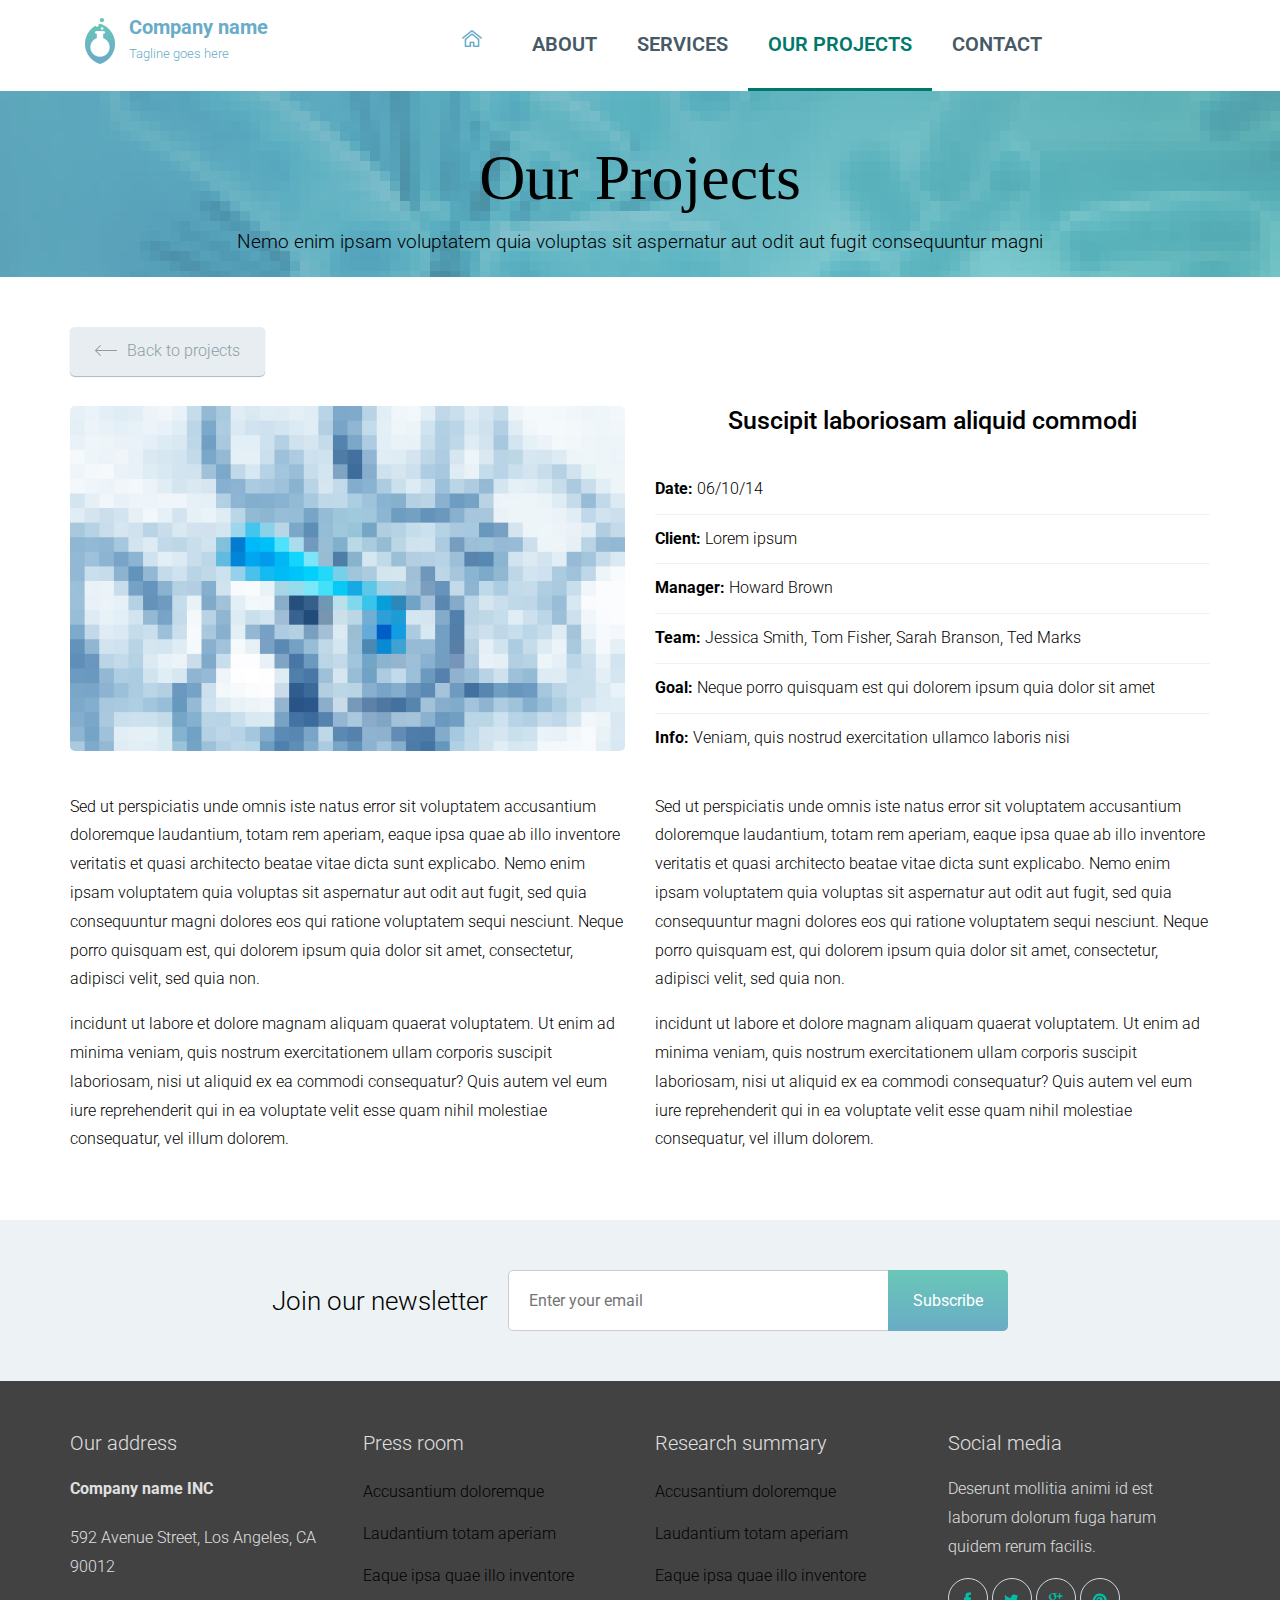
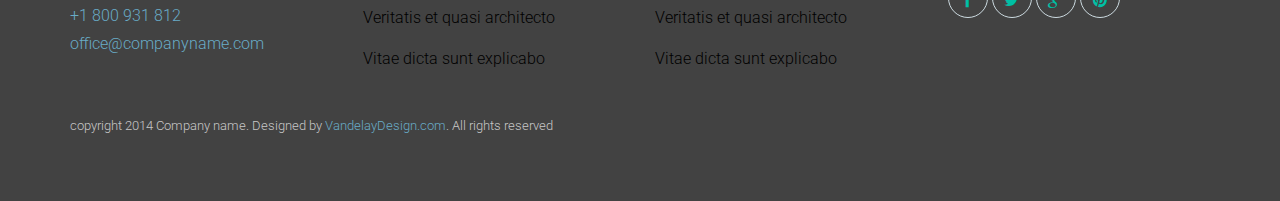
<file: project.html>
<!DOCTYPE html>
<html lang="en">
	<head>
		<meta charset="UTF-8">
		<meta http-equiv="X-UA-Compatible" content="IE=edge">
		<meta name="viewport" content="width=device-width, initial-scale=1.0,maximum-scale=1">
		
		<title>Projects : Science Labs</title>

		<!-- Loading third party fonts -->
		<link href="http://fonts.googleapis.com/css?family=Roboto:300,400,700|" rel="stylesheet" type="text/css">
		<link href="fonts/font-awesome.min.css" rel="stylesheet" type="text/css">

		<!-- Loading main css file -->
		<link rel="stylesheet" href="style.css">
		
		<!--[if lt IE 9]>
		<script src="js/ie-support/html5.js"></script>
		<script src="js/ie-support/respond.js"></script>
		<![endif]-->

	</head>


	<body>
		
		<div class="site-content">
			<header class="site-header" data-bg-image="">
				<div class="container">
					<div class="header-bar">
						<a href="index.html" class="branding">
							<img src="images/logo.png" alt="" class="logo">
							<div class="logo-type">
								<h1 class="site-title">Company name</h1>
								<small class="site-description">Tagline goes here</small>
							</div>
						</a>

						<nav class="main-navigation">
							<button class="menu-toggle"><i class="fa fa-bars"></i></button>
							<ul class="menu">
								<li class="home menu-item"><a href="index.html"><img src="images/home-icon.png" alt="Home"></a></li>
								<li class="menu-item"><a href="about.html">About</a></li>
								<li class="menu-item"><a href="services.html">Services</a></li>
								<li class="menu-item current-menu-item"><a href="projects.html">Our projects</a></li>
								<li class="menu-item"><a href="contact.html">Contact</a></li>
							</ul>
						</nav>

						<div class="mobile-navigation"></div>
					</div>
				</div>
			</header>

			<div class="page-head" data-bg-image="images/page-head-3.jpg">
				<div class="container">
					<h2 class="page-title">Our Projects</h2>
					<small>Nemo enim ipsam voluptatem quia voluptas sit aspernatur aut odit aut fugit consequuntur magni </small>
				</div>
			</div>

			<main class="main-content">
				<div class="fullwidth-block">
					<div class="container">
						<a href="projects.html" class="button back"><img src="images/arrow-back.png" alt="">Back to projects</a>
						<div class="row">
							<div class="col-md-6">
								<figure>
									<img src="images/figure.jpg" alt="">
								</figure>
							</div>
							<div class="col-md-6">
								<h2 class="section-title">Suscipit laboriosam aliquid commodi</h2>
								<ul class="project-info">
									<li><strong>Date:</strong> 06/10/14</li>
									<li><strong>Client:</strong> Lorem ipsum</li>
									<li><strong>Manager:</strong> Howard Brown</li>
									<li><strong>Team:</strong> Jessica Smith, Tom Fisher, Sarah Branson, Ted Marks</li>
									<li><strong>Goal:</strong> Neque porro quisquam est qui dolorem ipsum quia dolor sit amet</li>
									<li><strong>Info:</strong> Veniam, quis nostrud exercitation ullamco laboris nisi </li>
								</ul>
							</div>
						</div>

						<div class="row">
							<div class="col-md-6">
								<p>Sed ut perspiciatis unde omnis iste natus error sit voluptatem accusantium doloremque laudantium, totam rem aperiam, eaque ipsa quae ab illo inventore veritatis et quasi architecto beatae vitae dicta sunt explicabo. Nemo enim ipsam voluptatem quia voluptas sit aspernatur aut odit aut fugit, sed quia consequuntur magni dolores eos qui ratione voluptatem sequi nesciunt. Neque porro quisquam est, qui dolorem ipsum quia dolor sit amet, consectetur, adipisci velit, sed quia non.</p>

								<p>incidunt ut labore et dolore magnam aliquam quaerat voluptatem. Ut enim ad minima veniam, quis nostrum exercitationem ullam corporis suscipit laboriosam, nisi ut aliquid ex ea commodi consequatur? Quis autem vel eum iure reprehenderit qui in ea voluptate velit esse quam nihil molestiae consequatur, vel illum dolorem.</p>
							</div>
							<div class="col-md-6">
								<p>Sed ut perspiciatis unde omnis iste natus error sit voluptatem accusantium doloremque laudantium, totam rem aperiam, eaque ipsa quae ab illo inventore veritatis et quasi architecto beatae vitae dicta sunt explicabo. Nemo enim ipsam voluptatem quia voluptas sit aspernatur aut odit aut fugit, sed quia consequuntur magni dolores eos qui ratione voluptatem sequi nesciunt. Neque porro quisquam est, qui dolorem ipsum quia dolor sit amet, consectetur, adipisci velit, sed quia non.</p>

								<p>incidunt ut labore et dolore magnam aliquam quaerat voluptatem. Ut enim ad minima veniam, quis nostrum exercitationem ullam corporis suscipit laboriosam, nisi ut aliquid ex ea commodi consequatur? Quis autem vel eum iure reprehenderit qui in ea voluptate velit esse quam nihil molestiae consequatur, vel illum dolorem.</p>
							</div>
						</div>
					</div>
				</div>

				
			

				<div class="fullwidth-block" data-bg-color="#edf2f4">
					<div class="container">
						<div class="subscribe-form">
							<h2>Join our newsletter</h2>
							<form action="#">
								<input type="text" placeholder="Enter your email">
								<input type="submit" value="Subscribe">
							</form>
						</div>
					</div>
				</div>

			</main> <!-- .main-content -->

			<footer class="site-footer">
				<div class="container">
					<div class="row">
						<div class="col-md-3">
							<div class="widget">
								<h3 class="widget-title">Our address</h3>
								<strong>Company name INC</strong>
								<address>592 Avenue Street, Los Angeles, CA 90012</address>
								<a href="tel:+1 800 931 812">+1 800 931 812</a> <br>
								<a href="mailto:office@companyname.com">office@companyname.com</a>
							</div>
						</div>
						<div class="col-md-3">
							<div class="widget">
								<h3 class="widget-title">Press room</h3>
								<ul class="arrow-list">
									<li><a href="#">Accusantium doloremque</a></li> 
									<li><a href="#">Laudantium totam aperiam</a></li>
									<li><a href="#">Eaque ipsa quae illo inventore</a></li> 
									<li><a href="#">Veritatis et quasi architecto</a></li>
									<li><a href="#">Vitae dicta sunt explicabo</a></li>
								</ul>
							</div>
						</div>
						<div class="col-md-3">
							<div class="widget">
								<h3 class="widget-title">Research summary</h3>
								<ul class="arrow-list">
									<li><a href="#">Accusantium doloremque</a></li> 
									<li><a href="#">Laudantium totam aperiam</a></li>
									<li><a href="#">Eaque ipsa quae illo inventore</a></li> 
									<li><a href="#">Veritatis et quasi architecto</a></li>
									<li><a href="#">Vitae dicta sunt explicabo</a></li>
								</ul>
							</div>
						</div>
						<div class="col-md-3">
							<div class="widget">
								<h3 class="widget-title">Social media</h3>
								<p>Deserunt mollitia animi id est laborum dolorum fuga harum quidem rerum facilis.</p>
								<div class="social-links">
									<a href="#"><i class="fa fa-facebook"></i></a>
									<a href="#"><i class="fa fa-twitter"></i></a>
									<a href="#"><i class="fa fa-google-plus"></i></a>
									<a href="#"><i class="fa fa-pinterest"></i></a>
								</div>
							</div>
						</div>
					</div> <!-- .row -->

					<p class="colophon">copyright 2014 Company name. Designed by <a href="http://www.vandelaydesign.com/" title="Designed by VandelayDesign.com" target="_blank">VandelayDesign.com</a>. All rights reserved</p>
				</div> <!-- .container -->
			</footer>
		</div>

		<script src="js/jquery-1.11.1.min.js"></script>
		<script src="js/plugins.js"></script>
		<script src="js/app.js"></script>
		
	</body>

</html>
</file>
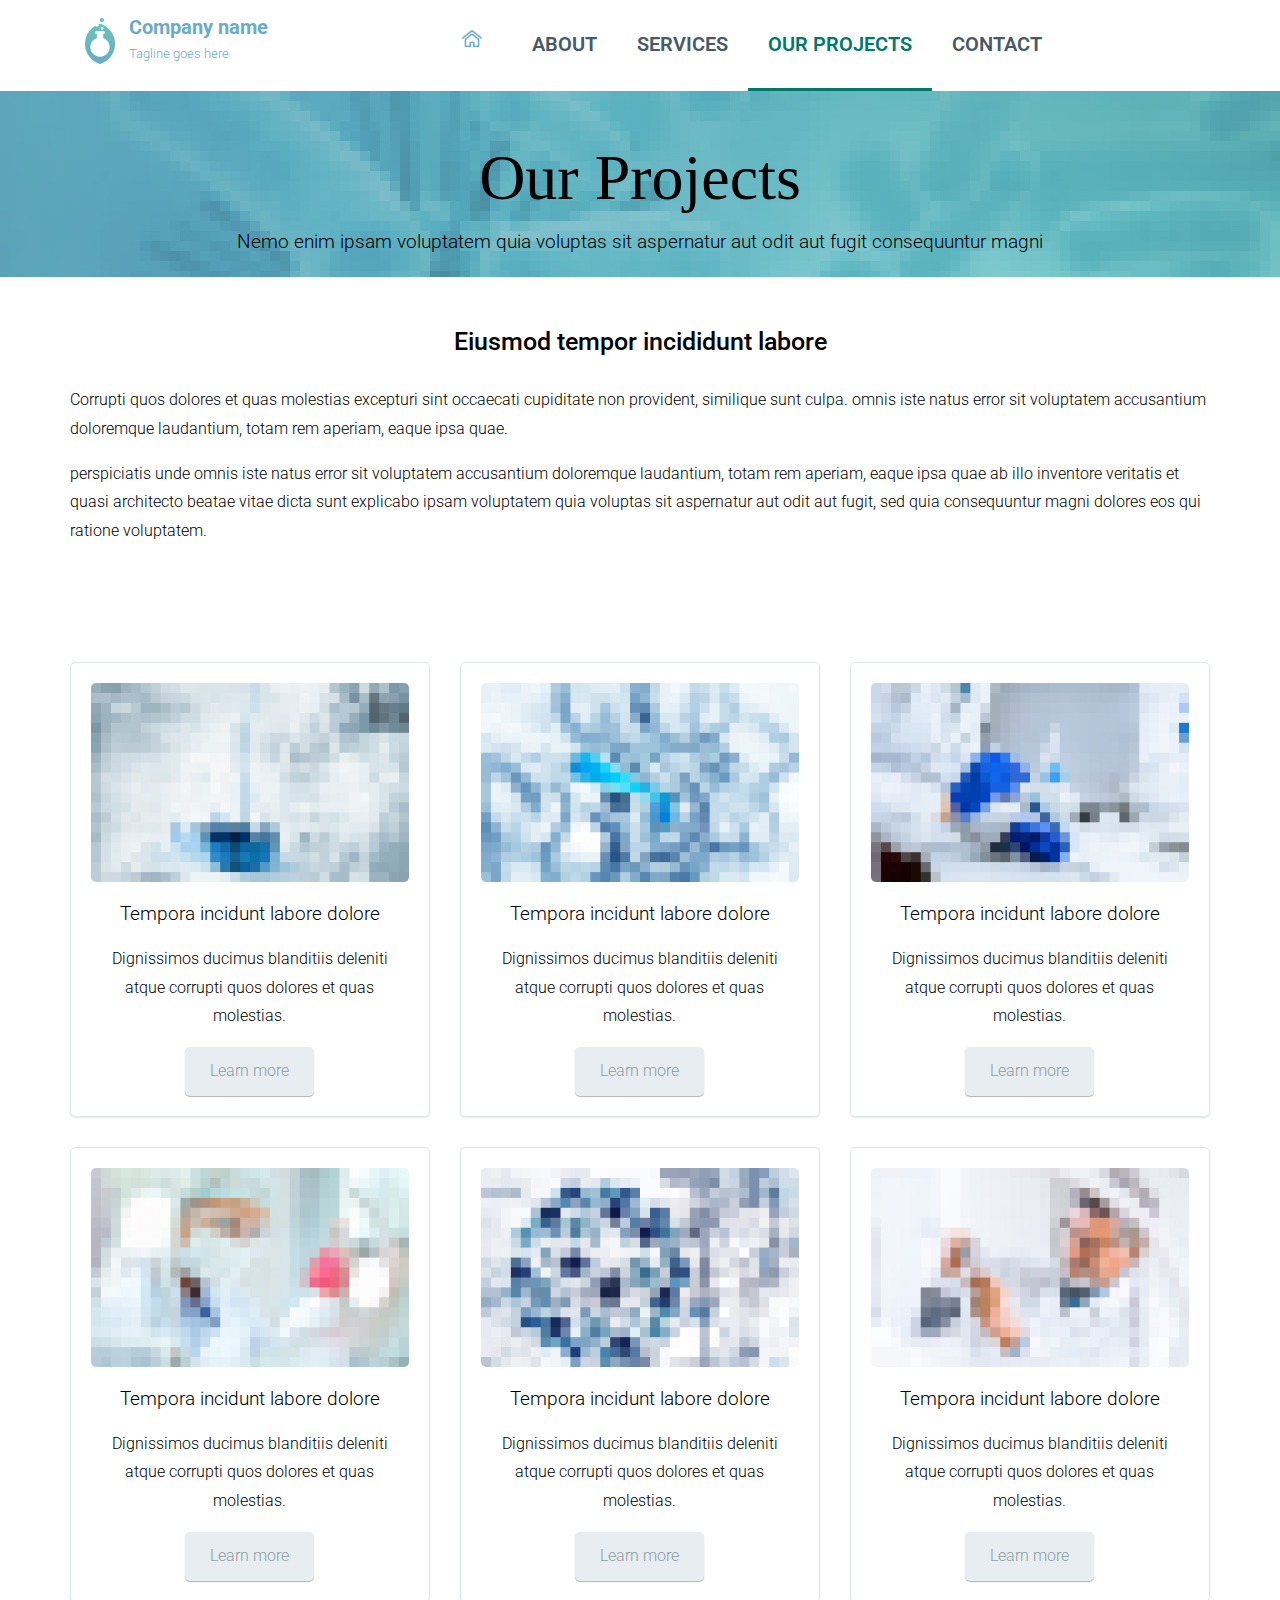
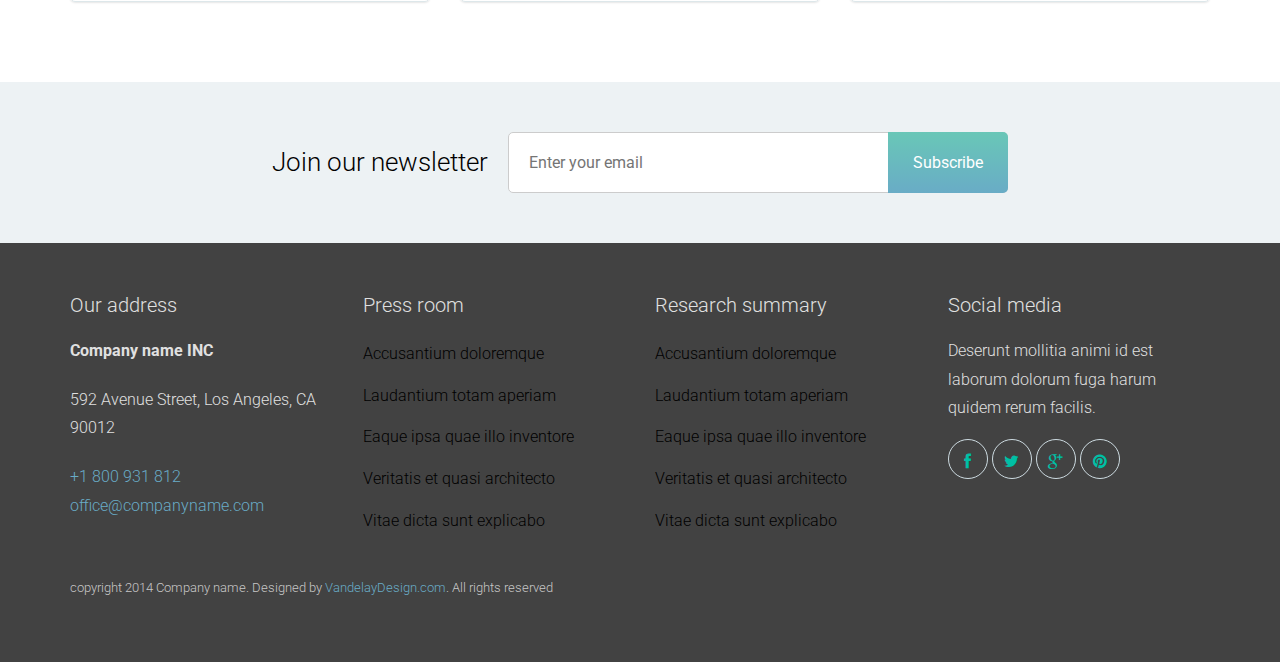
<file: projects.html>
<!DOCTYPE html>
<html lang="en">
	<head>
		<meta charset="UTF-8">
		<meta http-equiv="X-UA-Compatible" content="IE=edge">
		<meta name="viewport" content="width=device-width, initial-scale=1.0,maximum-scale=1">
		
		<title>Projects : Science Labs</title>

		<!-- Loading third party fonts -->
		<link href="http://fonts.googleapis.com/css?family=Roboto:300,400,700|" rel="stylesheet" type="text/css">
		<link href="fonts/font-awesome.min.css" rel="stylesheet" type="text/css">

		<!-- Loading main css file -->
		<link rel="stylesheet" href="style.css">
		
		<!--[if lt IE 9]>
		<script src="js/ie-support/html5.js"></script>
		<script src="js/ie-support/respond.js"></script>
		<![endif]-->

	</head>


	<body>
		
		<div class="site-content">
			<header class="site-header" data-bg-image="">
				<div class="container">
					<div class="header-bar">
						<a href="index.html" class="branding">
							<img src="images/logo.png" alt="" class="logo">
							<div class="logo-type">
								<h1 class="site-title">Company name</h1>
								<small class="site-description">Tagline goes here</small>
							</div>
						</a>

						<nav class="main-navigation">
							<button class="menu-toggle"><i class="fa fa-bars"></i></button>
							<ul class="menu">
								<li class="home menu-item"><a href="index.html"><img src="images/home-icon.png" alt="Home"></a></li>
								<li class="menu-item"><a href="about.html">About</a></li>
								<li class="menu-item"><a href="services.html">Services</a></li>
								<li class="menu-item current-menu-item"><a href="projects.html">Our projects</a></li>
								<li class="menu-item"><a href="contact.html">Contact</a></li>
							</ul>
						</nav>

						<div class="mobile-navigation"></div>
					</div>
				</div>
			</header>

			<div class="page-head" data-bg-image="images/page-head-3.jpg">
				<div class="container">
					<h2 class="page-title">Our Projects</h2>
					<small>Nemo enim ipsam voluptatem quia voluptas sit aspernatur aut odit aut fugit consequuntur magni </small>
				</div>
			</div>

			<main class="main-content">
				<div class="fullwidth-block">
					<div class="container">
						<h2 class="section-title">Eiusmod tempor incididunt labore</h2>
						<p>Corrupti quos dolores et quas molestias excepturi sint occaecati cupiditate non provident, similique sunt culpa. omnis iste natus error sit voluptatem accusantium doloremque laudantium, totam rem aperiam, eaque ipsa quae.</p> 

						<p>perspiciatis unde omnis iste natus error sit voluptatem accusantium doloremque laudantium, totam rem aperiam, eaque ipsa quae ab illo inventore veritatis et quasi architecto beatae vitae dicta sunt explicabo ipsam voluptatem quia voluptas sit aspernatur aut odit aut fugit, sed quia consequuntur magni dolores eos qui ratione voluptatem.</p>
					</div>
				</div>

				<div class="fullwidth-block">
					<div class="container">
						<div class="project-list">
							<div class="project">
								<div class="project-content">
									<figure class="project-image"><img src="images/project-1.jpg" alt="Project"></figure>
									<h3 class="project-title">Tempora incidunt labore dolore</h3>
									<p>Dignissimos ducimus blanditiis deleniti atque corrupti quos dolores et quas molestias.</p>
									<a href="project.html" class="button">Learn more</a>
								</div>
							</div>
							<div class="project">
								<div class="project-content">
									<figure class="project-image"><img src="images/project-2.jpg" alt="Project"></figure>
									<h3 class="project-title">Tempora incidunt labore dolore</h3>
									<p>Dignissimos ducimus blanditiis deleniti atque corrupti quos dolores et quas molestias.</p>
									<a href="project.html" class="button">Learn more</a>
								</div>
							</div>
							<div class="project">
								<div class="project-content">
									<figure class="project-image"><img src="images/project-3.jpg" alt="Project"></figure>
									<h3 class="project-title">Tempora incidunt labore dolore</h3>
									<p>Dignissimos ducimus blanditiis deleniti atque corrupti quos dolores et quas molestias.</p>
									<a href="project.html" class="button">Learn more</a>
								</div>
							</div>
							<div class="project">
								<div class="project-content">
									<figure class="project-image"><img src="images/project-4.jpg" alt="Project"></figure>
									<h3 class="project-title">Tempora incidunt labore dolore</h3>
									<p>Dignissimos ducimus blanditiis deleniti atque corrupti quos dolores et quas molestias.</p>
									<a href="project.html" class="button">Learn more</a>
								</div>
							</div>
							<div class="project">
								<div class="project-content">
									<figure class="project-image"><img src="images/project-5.jpg" alt="Project"></figure>
									<h3 class="project-title">Tempora incidunt labore dolore</h3>
									<p>Dignissimos ducimus blanditiis deleniti atque corrupti quos dolores et quas molestias.</p>
									<a href="project.html" class="button">Learn more</a>
								</div>
							</div>
							<div class="project">
								<div class="project-content">
									<figure class="project-image"><img src="images/project-6.jpg" alt="Project"></figure>
									<h3 class="project-title">Tempora incidunt labore dolore</h3>
									<p>Dignissimos ducimus blanditiis deleniti atque corrupti quos dolores et quas molestias.</p>
									<a href="project.html" class="button">Learn more</a>
								</div>
							</div>
						</div>
					</div>
				</div>
			

				<div class="fullwidth-block" data-bg-color="#edf2f4">
					<div class="container">
						<div class="subscribe-form">
							<h2>Join our newsletter</h2>
							<form action="#">
								<input type="text" placeholder="Enter your email">
								<input type="submit" value="Subscribe">
							</form>
						</div>
					</div>
				</div>

			</main> <!-- .main-content -->

			<footer class="site-footer">
				<div class="container">
					<div class="row">
						<div class="col-md-3">
							<div class="widget">
								<h3 class="widget-title">Our address</h3>
								<strong>Company name INC</strong>
								<address>592 Avenue Street, Los Angeles, CA 90012</address>
								<a href="tel:+1 800 931 812">+1 800 931 812</a> <br>
								<a href="mailto:office@companyname.com">office@companyname.com</a>
							</div>
						</div>
						<div class="col-md-3">
							<div class="widget">
								<h3 class="widget-title">Press room</h3>
								<ul class="arrow-list">
									<li><a href="#">Accusantium doloremque</a></li> 
									<li><a href="#">Laudantium totam aperiam</a></li>
									<li><a href="#">Eaque ipsa quae illo inventore</a></li> 
									<li><a href="#">Veritatis et quasi architecto</a></li>
									<li><a href="#">Vitae dicta sunt explicabo</a></li>
								</ul>
							</div>
						</div>
						<div class="col-md-3">
							<div class="widget">
								<h3 class="widget-title">Research summary</h3>
								<ul class="arrow-list">
									<li><a href="#">Accusantium doloremque</a></li> 
									<li><a href="#">Laudantium totam aperiam</a></li>
									<li><a href="#">Eaque ipsa quae illo inventore</a></li> 
									<li><a href="#">Veritatis et quasi architecto</a></li>
									<li><a href="#">Vitae dicta sunt explicabo</a></li>
								</ul>
							</div>
						</div>
						<div class="col-md-3">
							<div class="widget">
								<h3 class="widget-title">Social media</h3>
								<p>Deserunt mollitia animi id est laborum dolorum fuga harum quidem rerum facilis.</p>
								<div class="social-links">
									<a href="#"><i class="fa fa-facebook"></i></a>
									<a href="#"><i class="fa fa-twitter"></i></a>
									<a href="#"><i class="fa fa-google-plus"></i></a>
									<a href="#"><i class="fa fa-pinterest"></i></a>
								</div>
							</div>
						</div>
					</div> <!-- .row -->

					<p class="colophon">copyright 2014 Company name. Designed by <a href="http://www.vandelaydesign.com/" title="Designed by VandelayDesign.com" target="_blank">VandelayDesign.com</a>. All rights reserved</p>
				</div> <!-- .container -->
			</footer>
		</div>

		<script src="js/jquery-1.11.1.min.js"></script>
		<script src="js/plugins.js"></script>
		<script src="js/app.js"></script>
		
	</body>

</html>
</file>
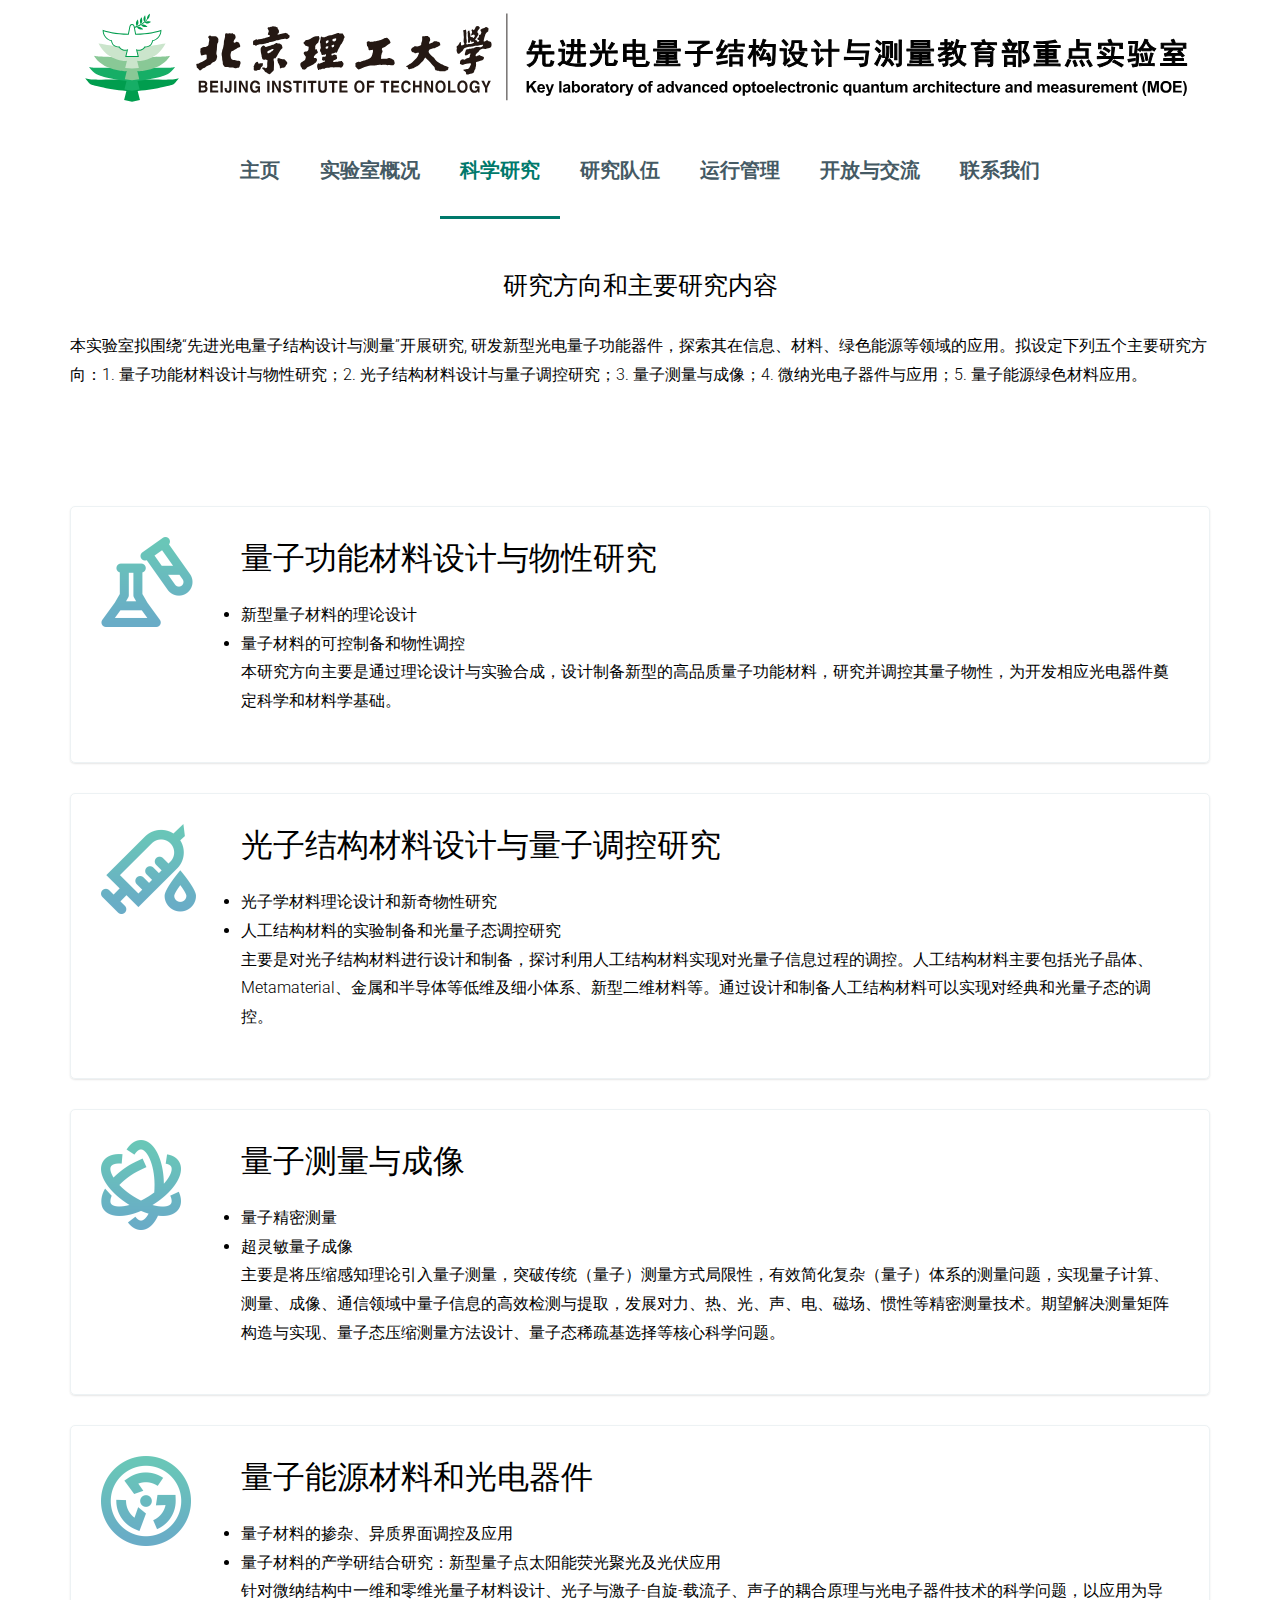
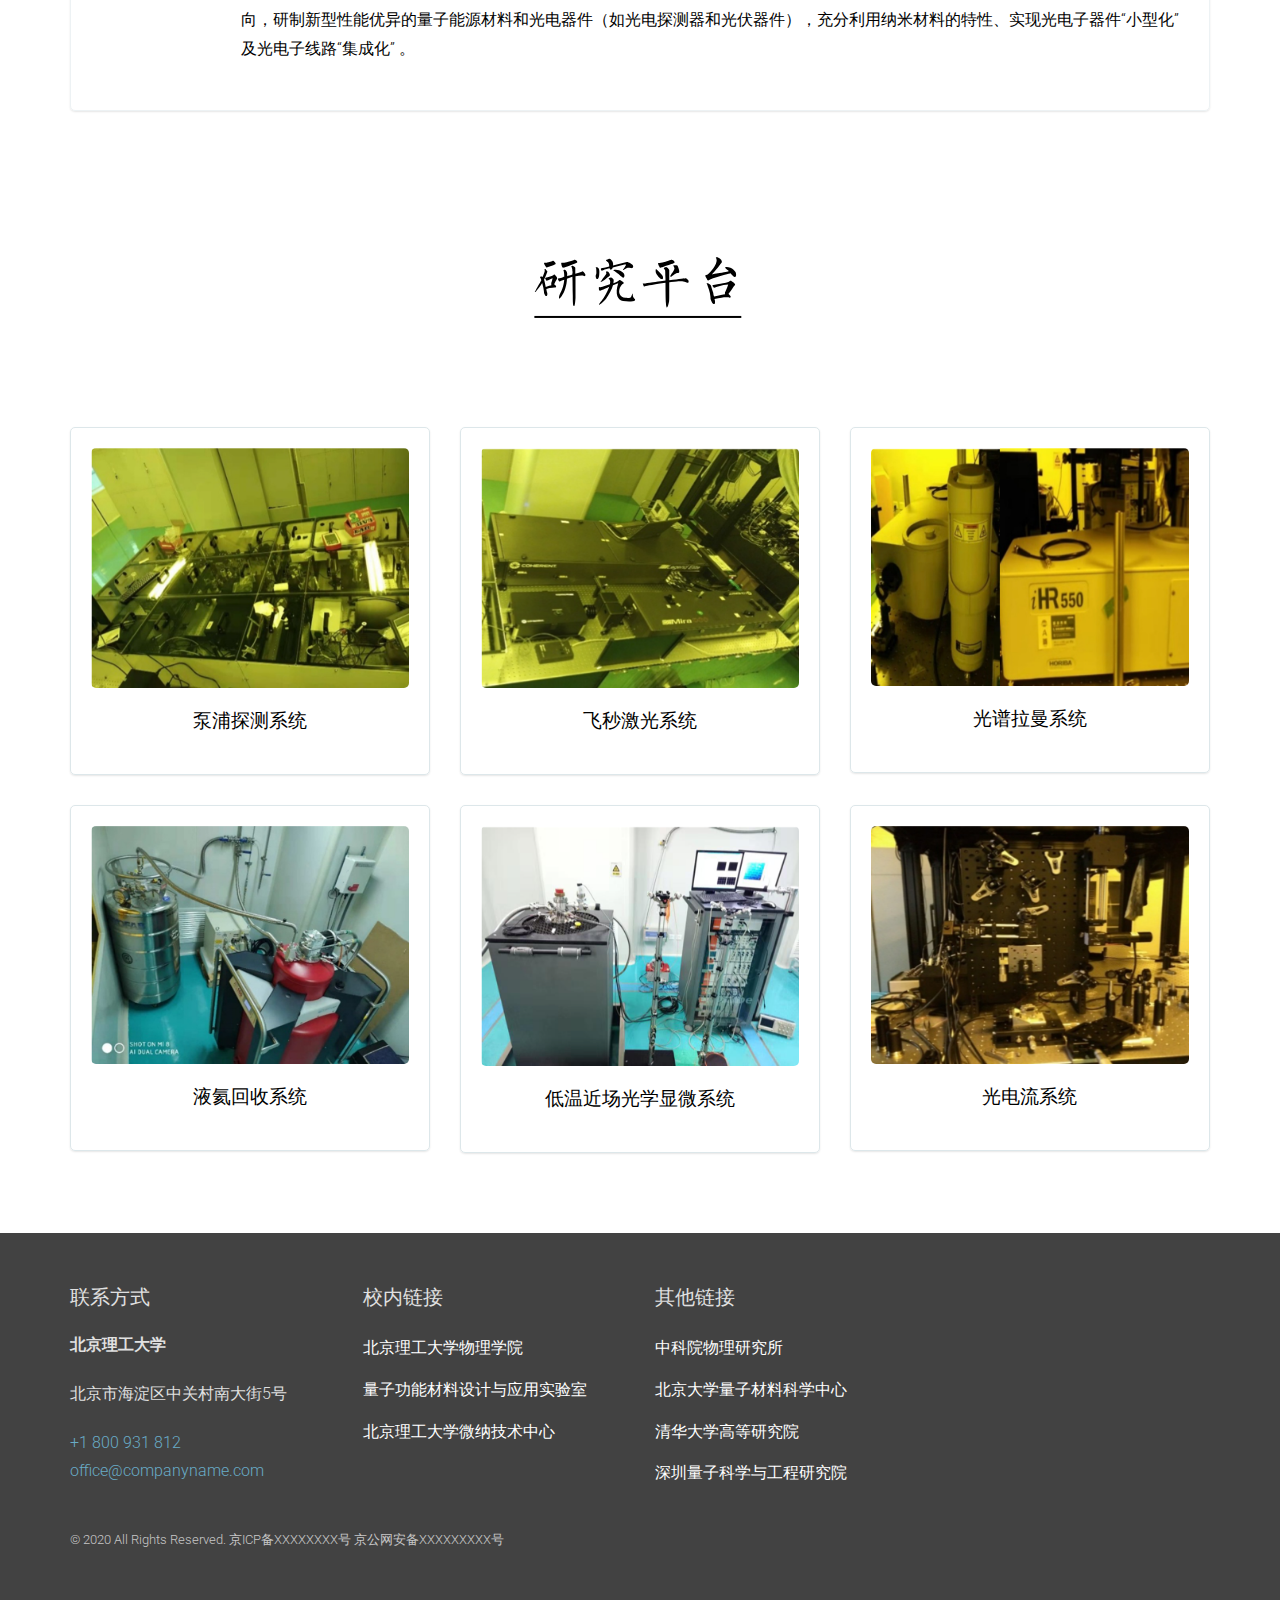
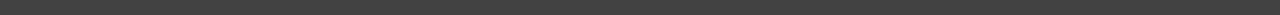
<file: research.html>
<!DOCTYPE html>
<html lang="en">
	<head>
		<meta charset="UTF-8">
		<meta http-equiv="X-UA-Compatible" content="IE=edge">
		<meta name="viewport" content="width=device-width, initial-scale=1.0,maximum-scale=1">
		
		<title>Projects : Science Labs</title>

		<!-- Loading third party fonts -->
		<link href="http://fonts.googleapis.com/css?family=Roboto:300,400,700|" rel="stylesheet" type="text/css">
		<link href="fonts/font-awesome.min.css" rel="stylesheet" type="text/css">

		<!-- Loading main css file -->
		<link rel="stylesheet" href="style.css">
		
		<!--[if lt IE 9]>
		<script src="js/ie-support/html5.js"></script>
		<script src="js/ie-support/respond.js"></script>
		<![endif]-->

	</head>


	<body>
		
		<div class="site-content">
			<header class="site-header" data-bg-image="">
				<div class="container">
					
				    <div class="header-bar">
						<div class="logo-type">
						    <img src="images/MOE_title.svg" alt="" class="logo">
						</div>
				    </div>
					<div class="header-bar">
					  <nav class="main-navigation">
							<button class="menu-toggle"><i class="fa fa-bars"></i></button>
							<ul class="menu">
								<!-- <li class="home menu-item current-menu-item"><a href="index.html"><img src="images/home-icon.png" alt="Home"></a></li> -->
								<li class="menu-item"><a href="index.html">主页</a></li>
								<li class="menu-item"><a href="about.html">实验室概况</a></li>
								<li class="menu-item current-menu-item"><a href="research.html">科学研究</a></li>
								<li class="menu-item"><a href="peoples.html">研究队伍</a></li>
								<li class="menu-item"><a href="labedu.html">运行管理</a></li>
								<li class="menu-item"><a href="interCommu.html">开放与交流</a></li>
								<li class="menu-item"><a href="contact.html">联系我们</a></li>
							</ul>
						</nav>

						<div class="mobile-navigation"></div>
					</div>
					
				</div>
			</header>
			<!--
			<div class="page-head" data-bg-image="">
				<div class="container">
					<h2 class="page-title"><embed class="page-svg-title" src="fonts/TITLE_FZ_research.svg"/></h2>
				</div>
			</div>
			-->

			<main class="main-content">

				<div class="fullwidth-block">
					<div class="container">
						<h2 class="section-title">研究方向和主要研究内容</h2>
						<p>
							本实验室拟围绕“先进光电量子结构设计与测量”开展研究, 研发新型光电量子功能器件，探索其在信息、材料、绿色能源等领域的应用。拟设定下列五个主要研究方向：1. 量子功能材料设计与物性研究；2. 光子结构材料设计与量子调控研究；3. 量子测量与成像；4. 微纳光电子器件与应用；5. 量子能源绿色材料应用。
						</p>
					</div>
				</div>



				<div class="fullwidth-block">
					<div class="container">
						<div class="boxed-icon">
							<img src="images/icon-research.png" alt="" class="icon">
							<h3>量子功能材料设计与物性研究</h3>
							<li>新型量子材料的理论设计</li>
							<li>量子材料的可控制备和物性调控</li>
							<p>
								本研究方向主要是通过理论设计与实验合成，设计制备新型的高品质量子功能材料，研究并调控其量子物性，为开发相应光电器件奠定科学和材料学基础。
							</p>
						</div>

						<div class="boxed-icon">
							<img src="images/icon-medicine.png" alt="" class="icon">
							<h3>光子结构材料设计与量子调控研究</h3>
							<li>光子学材料理论设计和新奇物性研究</li>
							<li>人工结构材料的实验制备和光量子态调控研究</li>
							<p>
								主要是对光子结构材料进行设计和制备，探讨利用人工结构材料实现对光量子信息过程的调控。人工结构材料主要包括光子晶体、Metamaterial、金属和半导体等低维及细小体系、新型二维材料等。通过设计和制备人工结构材料可以实现对经典和光量子态的调控。
							</p>
						</div>

						<div class="boxed-icon">
							<img src="images/icon-genetics.png" alt="" class="icon">
							<h3>量子测量与成像</h3>
							<li>量子精密测量</li>
							<li>超灵敏量子成像</li>
							<p>
								主要是将压缩感知理论引入量子测量，突破传统（量子）测量方式局限性，有效简化复杂（量子）体系的测量问题，实现量子计算、测量、成像、通信领域中量子信息的高效检测与提取，发展对力、热、光、声、电、磁场、惯性等精密测量技术。期望解决测量矩阵构造与实现、量子态压缩测量方法设计、量子态稀疏基选择等核心科学问题。
							</p>
						</div>

						<div class="boxed-icon">
							<img src="images/icon-energy.png" alt="" class="icon">
							<h3>量子能源材料和光电器件</h3>
							<li>量子材料的掺杂、异质界面调控及应用</li>
							<li>量子材料的产学研结合研究：新型量子点太阳能荧光聚光及光伏应用</li>
							<p>
								针对微纳结构中一维和零维光量子材料设计、光子与激子-自旋-载流子、声子的耦合原理与光电子器件技术的科学问题，以应用为导向，研制新型性能优异的量子能源材料和光电器件（如光电探测器和光伏器件），充分利用纳米材料的特性、实现光电子器件“小型化”及光电子线路“集成化” 。
							</p>
						</div>

					</div>
				</div>

				<div class="page-head" data-bg-image="">
					<div class="container">
						<h2 class="page-title"><embed class="page-svg-title" src="fonts/TITLE_FZ_about_yjpt.svg"/></h2>
					</div>
				</div>
				<div class="fullwidth-block">
					<div class="container">
						<div class="project-list">
							<div class="project">
								<div class="project-content">
									<figure class="project-image"><img src="images/exp/1.png" alt="Project"></figure>
									<h3 class="project-title">泵浦探测系统</h3>
									<!-- <p>Dignissimos ducimus blanditiis deleniti atque corrupti quos dolores et quas molestias.</p> -->
								</div>
							</div>
							<div class="project">
								<div class="project-content">
									<figure class="project-image"><img src="images/exp/2.png" alt="Project"></figure>
									<h3 class="project-title">飞秒激光系统</h3>
									<!-- <p>Dignissimos ducimus blanditiis deleniti atque corrupti quos dolores et quas molestias.</p> -->
								</div>
							</div>
							<div class="project">
								<div class="project-content">
									<figure class="project-image"><img src="images/exp/3.png" alt="Project"></figure>
									<h3 class="project-title">光谱拉曼系统</h3>
									<!-- <p>Dignissimos ducimus blanditiis deleniti atque corrupti quos dolores et quas molestias.</p> -->
								</div>
							</div>
							<div class="project">
								<div class="project-content">
									<figure class="project-image"><img src="images/exp/4.png" alt="Project"></figure>
									<h3 class="project-title">液氦回收系统</h3>
									<!-- <p>Dignissimos ducimus blanditiis deleniti atque corrupti quos dolores et quas molestias.</p> -->
								</div>
							</div>
							<div class="project">
								<div class="project-content">
									<figure class="project-image"><img src="images/exp/5.png" alt="Project"></figure>
									<h3 class="project-title">低温近场光学显微系统</h3>
									<!-- <p>Dignissimos ducimus blanditiis deleniti atque corrupti quos dolores et quas molestias.</p> -->
								</div>
							</div>
							<div class="project">
								<div class="project-content">
									<figure class="project-image"><img src="images/exp/6.png" alt="Project"></figure>
									<h3 class="project-title">光电流系统</h3>
									<!-- <p>Dignissimos ducimus blanditiis deleniti atque corrupti quos dolores et quas molestias.</p> -->
								</div>
							</div>
						</div>
					</div>
				</div>




				<!--
				<div class="fullwidth-block">
					<div class="container">
						<h2 class="section-title">科研项目</h2>
						<p>Corrupti quos dolores et quas molestias excepturi sint occaecati cupiditate non provident, similique sunt culpa. omnis iste natus error sit voluptatem accusantium doloremque laudantium, totam rem aperiam, eaque ipsa quae.</p>

						<p>perspiciatis unde omnis iste natus error sit voluptatem accusantium doloremque laudantium, totam rem aperiam, eaque ipsa quae ab illo inventore veritatis et quasi architecto beatae vitae dicta sunt explicabo ipsam voluptatem quia voluptas sit aspernatur aut odit aut fugit, sed quia consequuntur magni dolores eos qui ratione voluptatem.</p>
					</div>
				</div>

				<div class="fullwidth-block">
					<div class="container">
						<h2 class="section-title">论文发表</h2>
						<p>Corrupti quos dolores et quas molestias excepturi sint occaecati cupiditate non provident, similique sunt culpa. omnis iste natus error sit voluptatem accusantium doloremque laudantium, totam rem aperiam, eaque ipsa quae.</p>

						<p>perspiciatis unde omnis iste natus error sit voluptatem accusantium doloremque laudantium, totam rem aperiam, eaque ipsa quae ab illo inventore veritatis et quasi architecto beatae vitae dicta sunt explicabo ipsam voluptatem quia voluptas sit aspernatur aut odit aut fugit, sed quia consequuntur magni dolores eos qui ratione voluptatem.</p>
					</div>
				</div>

				<div class="fullwidth-block">
					<div class="container">
						<h2 class="section-title">专利及成果转化</h2>
						<p>Corrupti quos dolores et quas molestias excepturi sint occaecati cupiditate non provident, similique sunt culpa. omnis iste natus error sit voluptatem accusantium doloremque laudantium, totam rem aperiam, eaque ipsa quae.</p>

						<p>perspiciatis unde omnis iste natus error sit voluptatem accusantium doloremque laudantium, totam rem aperiam, eaque ipsa quae ab illo inventore veritatis et quasi architecto beatae vitae dicta sunt explicabo ipsam voluptatem quia voluptas sit aspernatur aut odit aut fugit, sed quia consequuntur magni dolores eos qui ratione voluptatem.</p>
					</div>
				</div>
				-->

				<!--
				<div class="fullwidth-block" data-bg-color="#edf2f4">
					<div class="container">
						<div class="subscribe-form">
							<h2>Join our newsletter</h2>
							<form action="#">
								<input type="text" placeholder="Enter your email">
								<input type="submit" value="Subscribe">
							</form>
						</div>
					</div>
				</div>
				-->

			</main> <!-- .main-content -->

			<footer class="site-footer">
				<div class="container">
					<div class="row">
						<div class="col-md-3">
							<div class="widget">
								<h3 class="widget-title">联系方式</h3>
								<strong>北京理工大学</strong>
								<address>北京市海淀区中关村南大街5号</address>
								<a href="tel:+1 800 931 812">+1 800 931 812</a> <br>
								<a href="mailto:office@companyname.com">office@companyname.com</a>
							</div>
						</div>
						<div class="col-md-3">
							<div class="widget">
								<h3 class="widget-title">校内链接</h3>
								<ul class="arrow-list-light">
									<li><a href="#">北京理工大学物理学院</a></li> 
									<li><a href="#">量子功能材料设计与应用实验室</a></li>
									<li><a href="#">北京理工大学微纳技术中心</a></li> 
								</ul>
							</div>
						</div>
						<div class="col-md-3">
							<div class="widget">
								<h3 class="widget-title">其他链接</h3>
								<ul class="arrow-list-light">
									<li><a href="#">中科院物理研究所</a></li> 
									<li><a href="#">北京大学量子材料科学中心</a></li>
									<li><a href="#">清华大学高等研究院</a></li> 
									<li><a href="#">深圳量子科学与工程研究院</a></li> 
								</ul>
							</div>
						</div>
					</div> <!-- .row -->

					<p class="colophon">© 2020 All Rights Reserved. 京ICP备XXXXXXXX号 京公网安备XXXXXXXXX号</p>
				</div> <!-- .container -->
			</footer>
		</div>

		<script src="js/jquery-1.11.1.min.js"></script>
		<script src="js/plugins.js"></script>
		<script src="js/app.js"></script>
		
	</body>

</html>
</file>
<file: style.css>
/*!
 * Project_Name: Science Labs
 * Author: Themezy
 * Email: contact@themezy.com
 * Url: http://www.themezy.com
 */
/*=========================================== 
 * Importing CSS Libraries
 *===========================================*/
article,
aside,
details,
figcaption,
figure,
footer,
header,
hgroup,
nav,
section,
summary {
  display: block; }

audio,
canvas,
video {
  display: inline-block; }

audio:not([controls]) {
  display: none;
  height: 0; }

[hidden], template {
  display: none; }

html {
  background: #fff;
  color: #000;
  -webkit-text-size-adjust: 100%;
  -ms-text-size-adjust: 100%; }

html,
button,
input,
select,
textarea {
  font-family: sans-serif; }

body {
  margin: 0; }

a {
  background: transparent; }
  a:focus {
    outline: thin dotted; }
  a:hover, a:active {
    outline: 0; }

h1 {
  font-size: 2em;
  margin: 0.67em 0; }

h2 {
  font-size: 1.5em;
  margin: 0.83em 0; }

h3 {
  font-size: 1.17em;
  margin: 1em 0; }

h4 {
  font-size: 1em;
  margin: 1.33em 0; }

h5 {
  font-size: 0.83em;
  margin: 1.67em 0; }

h6 {
  font-size: 0.75em;
  margin: 2.33em 0; }

abbr[title] {
  border-bottom: 1px dotted; }

b,
strong {
  font-weight: bold; }

dfn {
  font-style: italic; }

mark {
  background: #ff0;
  color: #000; }

code,
kbd,
pre,
samp {
  font-family: monospace, serif;
  font-size: 1em; }

pre {
  white-space: pre;
  white-space: pre-wrap;
  word-wrap: break-word; }

q {
  quotes: "\201C" "\201D" "\2018" "\2019"; }

q:before,
q:after {
  content: '';
  content: none; }

small {
  font-size: 80%; }

sub,
sup {
  font-size: 75%;
  line-height: 0;
  position: relative;
  vertical-align: baseline; }

sup {
  top: -0.5em; }

sub {
  bottom: -0.25em; }

img {
  border: 0; }

svg:not(:root) {
  overflow: hidden; }

figure {
  margin: 0; }

fieldset {
  border: 1px solid #c0c0c0;
  margin: 0 2px;
  padding: 0.35em 0.625em 0.75em; }

legend {
  border: 0;
  padding: 0;
  white-space: normal; }

button,
input,
select,
textarea {
  font-family: inherit;
  font-size: 100%;
  margin: 0;
  vertical-align: baseline; }

button,
input {
  line-height: normal; }

button,
select {
  text-transform: none; }

button,
html input[type="button"],
input[type="reset"],
input[type="submit"] {
  -webkit-appearance: button;
  cursor: pointer; }

button[disabled],
input[disabled] {
  cursor: default; }

input[type="checkbox"],
input[type="radio"] {
  box-sizing: border-box;
  padding: 0; }

input[type="search"] {
  -webkit-appearance: textfield;
  box-sizing: content-box; }

input[type="search"]::-webkit-search-cancel-button,
input[type="search"]::-webkit-search-decoration {
  -webkit-appearance: none; }

button::-moz-focus-inner, input::-moz-focus-inner {
  border: 0;
  padding: 0; }

textarea {
  overflow: auto;
  vertical-align: top; }

table {
  border-collapse: collapse;
  border-spacing: 0; }

*, *:before, *:after {
  box-sizing: border-box; }

/*
 * Global Styles
 */
html {
  font-size: 16px; }

body {
  color: #000000;
  font-family: "Roboto", "Open Sans", sans-serif;
  font-weight: 300;
  line-height: 1.8; }

h1, h2, h3, h4, h5, h6 {
  font-weight: 700;
  margin: 0 0 20px;
  line-height: normal; }

hr {
  border: none;
  border-bottom: 1px solid #777; }

ul, ol {
  margin: 0;
  padding-left: 0; }

a {
  text-decoration: none;
  color: #69acc7; }

address {
  font-style: normal; }

p {
  margin-top: 0; }

form input, form textarea, form select {
  outline: none;
  border: 1px solid #ccc;
  padding: 10px;
  border-radius: 5px; }
form select {
  -webkit-appearance: none;
  -moz-appearance: none;
  appearance: none; }
form textarea {
  resize: vertical; }
form input[type="submit"], form button, form input[type="reset"] {
  border: none;
  background-color: #69acc7; }

/*
 * Reusable Components Style
 */
.button, form input[type="submit"], form button, form input[type="reset"] {
  background: #e7edf1;
  display: inline-block;
  padding: 10px 25px;
  border-radius: 5px;
  box-shadow: 0 1px 1px rgba(0, 0, 0, 0.3);
  color: #8e9ca5;
  -webkit-transition: .3s ease;
          transition: .3s ease; }
  .button.back, form input.back[type="submit"], form button.back, form input.back[type="reset"] {
    margin-bottom: 30px; }
  .button img, form input[type="submit"] img, form button img, form input[type="reset"] img {
    margin-right: 10px; }
  .button:hover, form input[type="submit"]:hover, form button:hover, form input[type="reset"]:hover {
    box-shadow: inset 0 0 100px #69acc7;
    color: white; }
  .button.white, form input.white[type="submit"], form button.white, form input.white[type="reset"] {
    background: white; }

.container {
  margin-right: auto;
  margin-left: auto;
  padding-left: 15px;
  padding-right: 15px;
  *zoom: 1; }
  .container:after {
    content: " ";
    clear: both;
    display: block;
    overflow: hidden;
    height: 0; }
  @media (min-width: 768px) {
    .container {
      width: 750px; } }
  @media (min-width: 992px) {
    .container {
      width: 970px; } }
  @media (min-width: 1200px) {
    .container {
      width: 1170px; } }

.container-fluid {
  margin-right: auto;
  margin-left: auto;
  padding-left: 15px;
  padding-right: 15px;
  *zoom: 1; }
  .container-fluid:after {
    content: " ";
    clear: both;
    display: block;
    overflow: hidden;
    height: 0; }

.row {
  margin-left: -15px;
  margin-right: -15px;
  *zoom: 1; }
  .row:after {
    content: " ";
    clear: both;
    display: block;
    overflow: hidden;
    height: 0; }

.col-xs-1, .col-sm-1, .col-md-1, .col-lg-1, .col-xs-2, .col-sm-2, .col-md-2, .col-lg-2, .col-xs-3, .col-sm-3, .col-md-3, .col-lg-3, .col-xs-4, .col-sm-4, .col-md-4, .col-lg-4, .col-xs-5, .col-sm-5, .col-md-5, .col-lg-5, .col-xs-6, .col-sm-6, .col-md-6, .col-lg-6, .col-xs-7, .col-sm-7, .col-md-7, .col-lg-7, .col-xs-8, .col-sm-8, .col-md-8, .col-lg-8, .col-xs-9, .col-sm-9, .col-md-9, .col-lg-9, .col-xs-10, .col-sm-10, .col-md-10, .col-lg-10, .col-xs-11, .col-sm-11, .col-md-11, .col-lg-11, .col-xs-12, .col-sm-12, .col-md-12, .col-lg-12 {
  position: relative;
  min-height: 1px;
  padding-left: 15px;
  padding-right: 15px; }

.col-xs-1, .col-xs-2, .col-xs-3, .col-xs-4, .col-xs-5, .col-xs-6, .col-xs-7, .col-xs-8, .col-xs-9, .col-xs-10, .col-xs-11, .col-xs-12 {
  float: left; }

.col-xs-1 {
  width: 8.3333333333%; }

.col-xs-2 {
  width: 16.6666666667%; }

.col-xs-3 {
  width: 25%; }

.col-xs-4 {
  width: 33.3333333333%; }

.col-xs-5 {
  width: 41.6666666667%; }

.col-xs-6 {
  width: 50%; }

.col-xs-7 {
  width: 58.3333333333%; }

.col-xs-8 {
  width: 66.6666666667%; }

.col-xs-9 {
  width: 75%; }

.col-xs-10 {
  width: 83.3333333333%; }

.col-xs-11 {
  width: 91.6666666667%; }

.col-xs-12 {
  width: 100%; }

.col-xs-pull-0 {
  right: auto; }

.col-xs-pull-1 {
  right: 8.3333333333%; }

.col-xs-pull-2 {
  right: 16.6666666667%; }

.col-xs-pull-3 {
  right: 25%; }

.col-xs-pull-4 {
  right: 33.3333333333%; }

.col-xs-pull-5 {
  right: 41.6666666667%; }

.col-xs-pull-6 {
  right: 50%; }

.col-xs-pull-7 {
  right: 58.3333333333%; }

.col-xs-pull-8 {
  right: 66.6666666667%; }

.col-xs-pull-9 {
  right: 75%; }

.col-xs-pull-10 {
  right: 83.3333333333%; }

.col-xs-pull-11 {
  right: 91.6666666667%; }

.col-xs-pull-12 {
  right: 100%; }

.col-xs-push-0 {
  left: auto; }

.col-xs-push-1 {
  left: 8.3333333333%; }

.col-xs-push-2 {
  left: 16.6666666667%; }

.col-xs-push-3 {
  left: 25%; }

.col-xs-push-4 {
  left: 33.3333333333%; }

.col-xs-push-5 {
  left: 41.6666666667%; }

.col-xs-push-6 {
  left: 50%; }

.col-xs-push-7 {
  left: 58.3333333333%; }

.col-xs-push-8 {
  left: 66.6666666667%; }

.col-xs-push-9 {
  left: 75%; }

.col-xs-push-10 {
  left: 83.3333333333%; }

.col-xs-push-11 {
  left: 91.6666666667%; }

.col-xs-push-12 {
  left: 100%; }

.col-xs-offset-0 {
  margin-left: 0%; }

.col-xs-offset-1 {
  margin-left: 8.3333333333%; }

.col-xs-offset-2 {
  margin-left: 16.6666666667%; }

.col-xs-offset-3 {
  margin-left: 25%; }

.col-xs-offset-4 {
  margin-left: 33.3333333333%; }

.col-xs-offset-5 {
  margin-left: 41.6666666667%; }

.col-xs-offset-6 {
  margin-left: 50%; }

.col-xs-offset-7 {
  margin-left: 58.3333333333%; }

.col-xs-offset-8 {
  margin-left: 66.6666666667%; }

.col-xs-offset-9 {
  margin-left: 75%; }

.col-xs-offset-10 {
  margin-left: 83.3333333333%; }

.col-xs-offset-11 {
  margin-left: 91.6666666667%; }

.col-xs-offset-12 {
  margin-left: 100%; }

@media (min-width: 768px) {
  .col-sm-1, .col-sm-2, .col-sm-3, .col-sm-4, .col-sm-5, .col-sm-6, .col-sm-7, .col-sm-8, .col-sm-9, .col-sm-10, .col-sm-11, .col-sm-12 {
    float: left; }

  .col-sm-1 {
    width: 8.3333333333%; }

  .col-sm-2 {
    width: 16.6666666667%; }

  .col-sm-3 {
    width: 25%; }

  .col-sm-4 {
    width: 33.3333333333%; }

  .col-sm-5 {
    width: 41.6666666667%; }

  .col-sm-6 {
    width: 50%; }

  .col-sm-7 {
    width: 58.3333333333%; }

  .col-sm-8 {
    width: 66.6666666667%; }

  .col-sm-9 {
    width: 75%; }

  .col-sm-10 {
    width: 83.3333333333%; }

  .col-sm-11 {
    width: 91.6666666667%; }

  .col-sm-12 {
    width: 100%; }

  .col-sm-pull-0 {
    right: auto; }

  .col-sm-pull-1 {
    right: 8.3333333333%; }

  .col-sm-pull-2 {
    right: 16.6666666667%; }

  .col-sm-pull-3 {
    right: 25%; }

  .col-sm-pull-4 {
    right: 33.3333333333%; }

  .col-sm-pull-5 {
    right: 41.6666666667%; }

  .col-sm-pull-6 {
    right: 50%; }

  .col-sm-pull-7 {
    right: 58.3333333333%; }

  .col-sm-pull-8 {
    right: 66.6666666667%; }

  .col-sm-pull-9 {
    right: 75%; }

  .col-sm-pull-10 {
    right: 83.3333333333%; }

  .col-sm-pull-11 {
    right: 91.6666666667%; }

  .col-sm-pull-12 {
    right: 100%; }

  .col-sm-push-0 {
    left: auto; }

  .col-sm-push-1 {
    left: 8.3333333333%; }

  .col-sm-push-2 {
    left: 16.6666666667%; }

  .col-sm-push-3 {
    left: 25%; }

  .col-sm-push-4 {
    left: 33.3333333333%; }

  .col-sm-push-5 {
    left: 41.6666666667%; }

  .col-sm-push-6 {
    left: 50%; }

  .col-sm-push-7 {
    left: 58.3333333333%; }

  .col-sm-push-8 {
    left: 66.6666666667%; }

  .col-sm-push-9 {
    left: 75%; }

  .col-sm-push-10 {
    left: 83.3333333333%; }

  .col-sm-push-11 {
    left: 91.6666666667%; }

  .col-sm-push-12 {
    left: 100%; }

  .col-sm-offset-0 {
    margin-left: 0%; }

  .col-sm-offset-1 {
    margin-left: 8.3333333333%; }

  .col-sm-offset-2 {
    margin-left: 16.6666666667%; }

  .col-sm-offset-3 {
    margin-left: 25%; }

  .col-sm-offset-4 {
    margin-left: 33.3333333333%; }

  .col-sm-offset-5 {
    margin-left: 41.6666666667%; }

  .col-sm-offset-6 {
    margin-left: 50%; }

  .col-sm-offset-7 {
    margin-left: 58.3333333333%; }

  .col-sm-offset-8 {
    margin-left: 66.6666666667%; }

  .col-sm-offset-9 {
    margin-left: 75%; }

  .col-sm-offset-10 {
    margin-left: 83.3333333333%; }

  .col-sm-offset-11 {
    margin-left: 91.6666666667%; }

  .col-sm-offset-12 {
    margin-left: 100%; } }
@media (min-width: 992px) {
  .col-md-1, .col-md-2, .col-md-3, .col-md-4, .col-md-5, .col-md-6, .col-md-7, .col-md-8, .col-md-9, .col-md-10, .col-md-11, .col-md-12 {
    float: left; }

  .col-md-1 {
    width: 8.3333333333%; }

  .col-md-2 {
    width: 16.6666666667%; }

  .col-md-3 {
    width: 25%; }

  .col-md-4 {
    width: 33.3333333333%; }

  .col-md-5 {
    width: 41.6666666667%; }

  .col-md-6 {
    width: 50%; }

  .col-md-7 {
    width: 58.3333333333%; }

  .col-md-8 {
    width: 66.6666666667%; }

  .col-md-9 {
    width: 75%; }

  .col-md-10 {
    width: 83.3333333333%; }

  .col-md-11 {
    width: 91.6666666667%; }

  .col-md-12 {
    width: 100%; }

  .col-md-pull-0 {
    right: auto; }

  .col-md-pull-1 {
    right: 8.3333333333%; }

  .col-md-pull-2 {
    right: 16.6666666667%; }

  .col-md-pull-3 {
    right: 25%; }

  .col-md-pull-4 {
    right: 33.3333333333%; }

  .col-md-pull-5 {
    right: 41.6666666667%; }

  .col-md-pull-6 {
    right: 50%; }

  .col-md-pull-7 {
    right: 58.3333333333%; }

  .col-md-pull-8 {
    right: 66.6666666667%; }

  .col-md-pull-9 {
    right: 75%; }

  .col-md-pull-10 {
    right: 83.3333333333%; }

  .col-md-pull-11 {
    right: 91.6666666667%; }

  .col-md-pull-12 {
    right: 100%; }

  .col-md-push-0 {
    left: auto; }

  .col-md-push-1 {
    left: 8.3333333333%; }

  .col-md-push-2 {
    left: 16.6666666667%; }

  .col-md-push-3 {
    left: 25%; }

  .col-md-push-4 {
    left: 33.3333333333%; }

  .col-md-push-5 {
    left: 41.6666666667%; }

  .col-md-push-6 {
    left: 50%; }

  .col-md-push-7 {
    left: 58.3333333333%; }

  .col-md-push-8 {
    left: 66.6666666667%; }

  .col-md-push-9 {
    left: 75%; }

  .col-md-push-10 {
    left: 83.3333333333%; }

  .col-md-push-11 {
    left: 91.6666666667%; }

  .col-md-push-12 {
    left: 100%; }

  .col-md-offset-0 {
    margin-left: 0%; }

  .col-md-offset-1 {
    margin-left: 8.3333333333%; }

  .col-md-offset-2 {
    margin-left: 16.6666666667%; }

  .col-md-offset-3 {
    margin-left: 25%; }

  .col-md-offset-4 {
    margin-left: 33.3333333333%; }

  .col-md-offset-5 {
    margin-left: 41.6666666667%; }

  .col-md-offset-6 {
    margin-left: 50%; }

  .col-md-offset-7 {
    margin-left: 58.3333333333%; }

  .col-md-offset-8 {
    margin-left: 66.6666666667%; }

  .col-md-offset-9 {
    margin-left: 75%; }

  .col-md-offset-10 {
    margin-left: 83.3333333333%; }

  .col-md-offset-11 {
    margin-left: 91.6666666667%; }

  .col-md-offset-12 {
    margin-left: 100%; } }
@media (min-width: 1200px) {
  .col-lg-1, .col-lg-2, .col-lg-3, .col-lg-4, .col-lg-5, .col-lg-6, .col-lg-7, .col-lg-8, .col-lg-9, .col-lg-10, .col-lg-11, .col-lg-12 {
    float: left; }

  .col-lg-1 {
    width: 8.3333333333%; }

  .col-lg-2 {
    width: 16.6666666667%; }

  .col-lg-3 {
    width: 25%; }

  .col-lg-4 {
    width: 33.3333333333%; }

  .col-lg-5 {
    width: 41.6666666667%; }

  .col-lg-6 {
    width: 50%; }

  .col-lg-7 {
    width: 58.3333333333%; }

  .col-lg-8 {
    width: 66.6666666667%; }

  .col-lg-9 {
    width: 75%; }

  .col-lg-10 {
    width: 83.3333333333%; }

  .col-lg-11 {
    width: 91.6666666667%; }

  .col-lg-12 {
    width: 100%; }

  .col-lg-pull-0 {
    right: auto; }

  .col-lg-pull-1 {
    right: 8.3333333333%; }

  .col-lg-pull-2 {
    right: 16.6666666667%; }

  .col-lg-pull-3 {
    right: 25%; }

  .col-lg-pull-4 {
    right: 33.3333333333%; }

  .col-lg-pull-5 {
    right: 41.6666666667%; }

  .col-lg-pull-6 {
    right: 50%; }

  .col-lg-pull-7 {
    right: 58.3333333333%; }

  .col-lg-pull-8 {
    right: 66.6666666667%; }

  .col-lg-pull-9 {
    right: 75%; }

  .col-lg-pull-10 {
    right: 83.3333333333%; }

  .col-lg-pull-11 {
    right: 91.6666666667%; }

  .col-lg-pull-12 {
    right: 100%; }

  .col-lg-push-0 {
    left: auto; }

  .col-lg-push-1 {
    left: 8.3333333333%; }

  .col-lg-push-2 {
    left: 16.6666666667%; }

  .col-lg-push-3 {
    left: 25%; }

  .col-lg-push-4 {
    left: 33.3333333333%; }

  .col-lg-push-5 {
    left: 41.6666666667%; }

  .col-lg-push-6 {
    left: 50%; }

  .col-lg-push-7 {
    left: 58.3333333333%; }

  .col-lg-push-8 {
    left: 66.6666666667%; }

  .col-lg-push-9 {
    left: 75%; }

  .col-lg-push-10 {
    left: 83.3333333333%; }

  .col-lg-push-11 {
    left: 91.6666666667%; }

  .col-lg-push-12 {
    left: 100%; }

  .col-lg-offset-0 {
    margin-left: 0%; }

  .col-lg-offset-1 {
    margin-left: 8.3333333333%; }

  .col-lg-offset-2 {
    margin-left: 16.6666666667%; }

  .col-lg-offset-3 {
    margin-left: 25%; }

  .col-lg-offset-4 {
    margin-left: 33.3333333333%; }

  .col-lg-offset-5 {
    margin-left: 41.6666666667%; }

  .col-lg-offset-6 {
    margin-left: 50%; }

  .col-lg-offset-7 {
    margin-left: 58.3333333333%; }

  .col-lg-offset-8 {
    margin-left: 66.6666666667%; }

  .col-lg-offset-9 {
    margin-left: 75%; }

  .col-lg-offset-10 {
    margin-left: 83.3333333333%; }

  .col-lg-offset-11 {
    margin-left: 91.6666666667%; }

  .col-lg-offset-12 {
    margin-left: 100%; } }
@-ms-viewport {
  width: device-width; }
.visible-xs, .visible-sm, .visible-md, .visible-lg {
  display: none !important; }

.visible-xs-block,
.visible-xs-inline,
.visible-xs-inline-block,
.visible-sm-block,
.visible-sm-inline,
.visible-sm-inline-block,
.visible-md-block,
.visible-md-inline,
.visible-md-inline-block,
.visible-lg-block,
.visible-lg-inline,
.visible-lg-inline-block {
  display: none !important; }

@media (max-width: 767px) {
  .visible-xs {
    display: block !important; }

  table.visible-xs {
    display: table; }

  tr.visible-xs {
    display: table-row !important; }

  th.visible-xs,
  td.visible-xs {
    display: table-cell !important; } }
@media (max-width: 767px) {
  .visible-xs-block {
    display: block !important; } }

@media (max-width: 767px) {
  .visible-xs-inline {
    display: inline !important; } }

@media (max-width: 767px) {
  .visible-xs-inline-block {
    display: inline-block !important; } }

@media (min-width: 768px) and (max-width: 991px) {
  .visible-sm {
    display: block !important; }

  table.visible-sm {
    display: table; }

  tr.visible-sm {
    display: table-row !important; }

  th.visible-sm,
  td.visible-sm {
    display: table-cell !important; } }
@media (min-width: 768px) and (max-width: 991px) {
  .visible-sm-block {
    display: block !important; } }

@media (min-width: 768px) and (max-width: 991px) {
  .visible-sm-inline {
    display: inline !important; } }

@media (min-width: 768px) and (max-width: 991px) {
  .visible-sm-inline-block {
    display: inline-block !important; } }

@media (min-width: 992px) and (max-width: 1199px) {
  .visible-md {
    display: block !important; }

  table.visible-md {
    display: table; }

  tr.visible-md {
    display: table-row !important; }

  th.visible-md,
  td.visible-md {
    display: table-cell !important; } }
@media (min-width: 992px) and (max-width: 1199px) {
  .visible-md-block {
    display: block !important; } }

@media (min-width: 992px) and (max-width: 1199px) {
  .visible-md-inline {
    display: inline !important; } }

@media (min-width: 992px) and (max-width: 1199px) {
  .visible-md-inline-block {
    display: inline-block !important; } }

@media (min-width: 1200px) {
  .visible-lg {
    display: block !important; }

  table.visible-lg {
    display: table; }

  tr.visible-lg {
    display: table-row !important; }

  th.visible-lg,
  td.visible-lg {
    display: table-cell !important; } }
@media (min-width: 1200px) {
  .visible-lg-block {
    display: block !important; } }

@media (min-width: 1200px) {
  .visible-lg-inline {
    display: inline !important; } }

@media (min-width: 1200px) {
  .visible-lg-inline-block {
    display: inline-block !important; } }

@media (max-width: 767px) {
  .hidden-xs {
    display: none !important; } }
@media (min-width: 768px) and (max-width: 991px) {
  .hidden-sm {
    display: none !important; } }
@media (min-width: 992px) and (max-width: 1199px) {
  .hidden-md {
    display: none !important; } }
@media (min-width: 1200px) {
  .hidden-lg {
    display: none !important; } }
.visible-print {
  display: none !important; }

@media print {
  .visible-print {
    display: block !important; }

  table.visible-print {
    display: table; }

  tr.visible-print {
    display: table-row !important; }

  th.visible-print,
  td.visible-print {
    display: table-cell !important; } }
.visible-print-block {
  display: none !important; }
  @media print {
    .visible-print-block {
      display: block !important; } }

.visible-print-inline {
  display: none !important; }
  @media print {
    .visible-print-inline {
      display: inline !important; } }

.visible-print-inline-block {
  display: none !important; }
  @media print {
    .visible-print-inline-block {
      display: inline-block !important; } }

@media print {
  .hidden-print {
    display: none !important; } }
/*
 * Header Styles
 */
.site-header {
  position: relative;
  z-index: 9; }
  .site-header.collapsed-nav {
    position: absolute;
    top: 50px;
    width: 100%;
    left: 0; }

.header-bar {
  *zoom: 1;
  background: white;
  border-radius: 5px; }
  .header-bar:after {
    content: " ";
    clear: both;
    display: block;
    overflow: hidden;
    height: 0; }

.branding {
  float: left;
  padding: 15px; }
  .branding .logo, .branding .logo-type {
    display: inline-block;
    vertical-align: middle; }
  .branding .logo {
    margin-right: 10px; }
  .branding .logo-type .site-title {
    margin: 0 0 0px;
    font-size: 20px; }
  .branding .logo-type .site-description {
    font-size: 12px;
    font-size: 0.8em; }

.main-navigation {
  *zoom: 1;
  float: center; 
  text-align: center; }
  .main-navigation:after {
    content: " ";
    clear: both;
    display: block;
    overflow: hidden;
    height: 0; }
  .main-navigation .menu-toggle {
    display: inline-block;
    vertical-align: middle;
    background: none;
    border: none;
    font-size: 20px;
    font-size: 1.3333333333em;
    color: #000000;
    outline: none;
    display: none;
    padding: 20px; }
    .main-navigation .menu-toggle:hover, .main-navigation .menu-toggle:active {
      color: #000000; }
    @media screen and (max-width: 990px) {
      .main-navigation .menu-toggle {
        display: block; } }
  .main-navigation .menu {
    list-style: none;
    display: inline-block;
    vertical-align: middle;
    *zoom: 1; }
    .main-navigation .menu:after {
      content: " ";
      clear: both;
      display: block;
      overflow: hidden;
      height: 0; }
    @media screen and (max-width: 990px) {
      .main-navigation .menu {
        display: none; } }
    .main-navigation .menu .menu-item {
      float: left; }
      .main-navigation .menu .menu-item.home a {
        padding: 28px 30px 31px; }
      .main-navigation .menu .menu-item a {
        font-size: 13px;
        font-size: 1.2666666667em;
        text-transform: uppercase;
        font-weight: 600;
        padding: 32px 20px;
        display: block;
        color: #455a64;
        -webkit-transition: .3s ease;
                transition: .3s ease;
        border-bottom: 3px solid transparent;
        line-height: normal; }
      .main-navigation .menu .menu-item.current-menu-item a, .main-navigation .menu .menu-item:hover a {
        color: #00796b;
        border-bottom: 3px solid #00796b; }

.mobile-navigation {
  padding: 30px;
  clear: both;
  display: none; }
  @media screen and (min-width: 991px) {
    .mobile-navigation {
      display: none !important; } }
  .mobile-navigation .menu {
    border-radius: 5px;
    background: #edf2f4;
    list-style: none; }
    .mobile-navigation .menu a {
      color: #8e9ca5;
      padding: 15px 20px;
      display: block;
      text-align: center;
      text-transform: uppercase;
      -webkit-transition: .3s ease;
              transition: .3s ease; }
      .mobile-navigation .menu a:hover, .mobile-navigation .menu a:active {
        background: #c6dfea;
        color: white; }
    .mobile-navigation .menu .menu-item {
      border-bottom: 1px solid white; }
      .mobile-navigation .menu .menu-item:last-child {
        border-bottom: none; }

.hero {
  *zoom: 1;
  position: relative; }
  .hero:after {
    content: " ";
    clear: both;
    display: block;
    overflow: hidden;
    height: 0; }
  .hero .slides {
    list-style: none;
    *zoom: 1; }
    .hero .slides:after {
      content: " ";
      clear: both;
      display: block;
      overflow: hidden;
      height: 0; }
    .hero .slides li {
      width: 100%;
      margin-right: -100%;
      float: left;
      padding-bottom: 100px;
      height: 531px;
      background-size: cover; }
  .hero .slide-content {
    text-align: center;
    padding-top: 150px;
    color: white;
    width: 80%;
    margin: 0 auto; }
    .hero .slide-content .slide-title {
      font-size: 60px;
      font-size: 4em;
      font-weight: 300; }
    .hero .slide-content p {
      font-size: 24px;
      font-size: 1.6em; }
    .hero .slide-content .button, .hero .slide-content form input[type="submit"], form .hero .slide-content input[type="submit"], .hero .slide-content form button, form .hero .slide-content button, .hero .slide-content form input[type="reset"], form .hero .slide-content input[type="reset"] {
      font-size: 20px;
      font-size: 1.3333333333em; }
  .hero .flex-control-nav {
    position: absolute;
    bottom: 0;
    width: 100%;
    left: 0;
    z-index: 8;
    text-align: center; }
    .hero .flex-control-nav li {
      display: inline-block;
      margin: 30px 5px; }
      .hero .flex-control-nav li a {
        width: 25px;
        height: 25px;
        background: white;
        border-radius: 50%;
        display: block;
        overflow: hidden;
        text-indent: -9999px;
        position: relative;
        cursor: pointer; }
        .hero .flex-control-nav li a:before {
          content: " ";
          width: 17px;
          height: 17px;
          position: absolute;
          left: 0;
          right: 0;
          top: 0;
          bottom: 0;
          margin: auto;
          background: #69acc7;
          border-radius: 50%;
          opacity: 0;
          -webkit-transition: .3s ease;
                  transition: .3s ease;
          -webkit-transform: scale(0);
              -ms-transform: scale(0);
                  transform: scale(0); }
        .hero .flex-control-nav li a.flex-active:before, .hero .flex-control-nav li a:hover:before {
          opacity: 1;
          -webkit-transform: scale(1);
              -ms-transform: scale(1);
                  transform: scale(1); }

.page-head {
  background-size: cover;
  height: 186px;
  padding: 50px 0;
  text-align: center;
  color: #000000; }
  .page-head .page-svg-title{
    height: 80px;
  }
  .page-head .page-title {
    text-align: center;
    font-size: 60px;
    font-size: 4em;
    font-weight: 100;
    margin: 0 0 10px;
    font-family: "方正苏新诗柳楷简体";}
  .page-head small {
    font-size: 18px;
    font-size: 1.2em; }

.fullwidth-block {
  padding: 50px 0; }

.section-title {
  font-size: 25px;
  font-weight: 500;
  margin-bottom: 30px;
  text-align:center;
  /*text-decoration: underline; */
}

.feature {
  margin-bottom: 30px;
  text-align: center;
  border: 1px solid #e1e8ec;
  border-radius: 10px;
  padding: 30px;
  box-shadow: 0 1px 1px rgba(0, 0, 0, 0.1); }
  .feature .feature-image {
    margin-bottom: 20px; }
  .feature .feature-title {
    font-size: 30px;
    font-size: 2em;
    font-weight: 300; }
  .feature p {
    font-size: 16px;
    font-size: 1.0666666667em;
    margin-bottom: 30px; }

.post {
  position: relative;
  margin-bottom: 30px; }
  .post .featured-image {
    margin-bottom: 20px; }
    .post .featured-image img {
      max-width: 100%;
      border-radius: 5px;
      width: 100%;
      height: auto;
      display: block; }
  .post .entry-title {
    font-size: 24px;
    font-size: 1.6em;
    font-weight: 300;
    margin: 0 0 10px; }
  .post .date {
    display: block;
    margin-bottom: 30px;
    font-size: 11px;
    font-size: 0.7333333333em; }
  .post:after {
    content: " ";
    display: block;
    margin-top: 30px;
    width: 22px;
    height: 11px;
    background: url(images/arrow-long.png); }

.cta {
  text-align: center;
  color: white; }
  .cta .cta-title {
    font-size: 60px;
    font-size: 4em;
    font-weight: 300; }
  .cta p {
    font-size: 24px;
    font-size: 1.6em; }
  .cta .button, .cta form input[type="submit"], form .cta input[type="submit"], .cta form button, form .cta button, .cta form input[type="reset"], form .cta input[type="reset"] {
    font-size: 18px;
    font-size: 1.2em; }

.subscribe-form {
  display: table;
  margin: 0 auto; }
  .subscribe-form h2 {
    font-size: 24px;
    font-size: 1.6em;
    font-weight: 300;
    display: inline-block;
    vertical-align: middle;
    margin: 0 20px 0 0; }
  .subscribe-form form {
    display: inline-block;
    vertical-align: middle;
    position: relative; }
    .subscribe-form form input[type="text"], .subscribe-form form input[type="email"] {
      width: 500px;
      max-width: 100%;
      padding: 20px 100px 20px 20px; }
      .subscribe-form form input[type="text"]:hover, .subscribe-form form input[type="text"]:focus, .subscribe-form form input[type="email"]:hover, .subscribe-form form input[type="email"]:focus {
        border-color: #69acc7; }
    .subscribe-form form input[type="submit"] {
      position: absolute;
      top: 0px;
      bottom: 0px;
      right: 0px;
      background: -webkit-linear-gradient(#69c7b7, #69acc6);
      background: linear-gradient(#69c7b7, #69acc6);
      color: white;
      box-shadow: none;
      border-top-left-radius: 0;
      border-bottom-left-radius: 0;
      border: none;
      -webkit-transition: .3s ease;
              transition: .3s ease; }
      .subscribe-form form input[type="submit"]:hover {
        box-shadow: inset 0 0 0 200px #69c7b7; }

.team {
  text-align: center;
  margin-bottom: 30px; }
  .team .team-image {
    width: 160px;
    height: 160px;
    border-radius: 50%;
    display: inline-block;
    margin-bottom: 10px; }
  .team .team-name {
    font-size: 16px;
    font-size: 1.0666666667em;
    font-weight: 400; }
  .team .social-links a {
    background: white;
    border: none;
    box-shadow: 0 1px 1px rgba(0, 0, 0, 0.2); }

.checked-box {
  border: 1px solid #edf2f4;
  padding: 30px;
  border-radius: 3px;
  box-shadow: 0 1px 2px rgba(0, 0, 0, 0.1);
  margin-bottom: 30px;
  padding-left: 70px;
  position: relative; }
  .checked-box:before {
    content: "\f00c";
    font-family: "FontAwesome";
    width: 30px;
    height: 30px;
    border-radius: 50%;
    border: 1px solid #edf2f4;
    display: block;
    position: absolute;
    left: 20px;
    top: 30px;
    color: #69acc7;
    text-align: center;
    line-height: 2; }
  .checked-box h3 {
    font-weight: 300;
    color: #69acc7;
    margin-bottom: 10px; }

ol.circle {
  list-style: none;
  counter-reset: circled; }
  ol.circle li {
    padding-left: 90px;
    position: relative;
    min-height: 70px;
    margin-bottom: 30px; }
    ol.circle li:before {
      counter-increment: circled;
      content: counter(circled);
      width: 70px;
      height: 70px;
      border: 4px solid #69acc7;
      display: block;
      border-radius: 50%;
      text-align: center;
      line-height: 2;
      font-size: 30px;
      font-size: 2em;
      font-weight: 400;
      position: absolute;
      top: 0;
      left: 0;
      color: #69acc7; }
    ol.circle li h3 {
      font-size: 16px;
      font-size: 1.0666666667em;
      font-weight: 400;
      color: #69acc7;
      margin-bottom: 10px; }

.testimonial-list {
  list-style: none; }
  .testimonial-list li {
    padding-left: 40px;
    position: relative;
    margin-bottom: 30px; }
    .testimonial-list li:before {
      content: " ";
      width: 21px;
      height: 18px;
      background: url(images/quote.png) no-repeat;
      display: block;
      position: absolute;
      top: 0;
      left: 0; }
    .testimonial-list li blockquote {
      margin: 0; }
      .testimonial-list li blockquote p {
        font-size: 15px;
        font-size: 1em;
        font-style: italic; }
      .testimonial-list li blockquote cite {
        font-weight: 400;
        font-style: normal; }

.boxed-icon {
  border-radius: 5px;
  border: 1px solid #edf2f4;
  box-shadow: 0 1px 2px rgba(0, 0, 0, 0.1);
  padding: 30px 30px 30px 170px;
  position: relative;
  margin-bottom: 30px; }
  @media screen and (max-width: 640px) {
    .boxed-icon {
      padding-left: 30px; } }
  .boxed-icon .icon {
    position: absolute;
    left: 30px;
    top: 30px; }
    @media screen and (max-width: 640px) {
      .boxed-icon .icon {
        position: relative;
        left: 0;
        top: 0;
        margin: 0 auto 20px;
        display: block;
        text-align: center; } }
  .boxed-icon h3 {
    font-weight: 300;
    font-size: 30px;
    font-size: 2em; }

.project-list {
  margin: 0 -15px; }
  .project-list .project {
    float: left;
    width: 33.3333%;
    padding: 0 15px;
    text-align: center;
    margin-bottom: 30px; }
    .project-list .project:nth-child(3n+1) {
      clear: both; }
    @media screen and (max-width: 990px) {
      .project-list .project {
        width: 50%; }
        .project-list .project:nth-child(3n+1) {
          clear: none; }
        .project-list .project:nth-child(2n+1) {
          clear: both; } }
    @media screen and (max-width: 480px) {
      .project-list .project {
        width: 100%; }
        .project-list .project:nth-child(2n+1) {
          clear: none; } }
    .project-list .project .project-content {
      border: 1px solid #dde7ea;
      border-radius: 5px;
      padding: 20px;
      box-shadow: 0 1px 2px rgba(0, 0, 0, 0.1); }
    .project-list .project .project-image {
      margin-bottom: 20px; }
      .project-list .project .project-image img {
        display: block;
        max-width: 100%;
        width: 100%;
        height: auto; }
    .project-list .project .project-title {
      font-size: 18px;
      font-size: 1.2em;
      font-weight: 300; }

figure {
  margin-bottom: 30px; }
  figure img {
    display: block;
    max-width: 100%;
    height: auto;
    border-radius: 5px; }

.project-info {
  list-style: none;
  margin-bottom: 30px; }
  .project-info li {
    padding: 10px 0;
    border-bottom: 1px solid #edf2f4; }
    .project-info li:last-child {
      border-bottom: none; }

.map {
  min-height: 300px;
  margin-bottom: 30px;
  border-radius: 5px;
  overflow: hidden; }

.boxed-content {
  border: 1px solid #dde7ea;
  padding: 20px;
  margin-bottom: 30px; }

.contact-form input:not([type="submit"]), .contact-form textarea {
  width: 100%; }
.contact-form textarea {
  min-height: 150px; }
.contact-form input[type="submit"] {
  background: -webkit-linear-gradient(#69c7b7, #69acc6);
  background: linear-gradient(#69c7b7, #69acc6);
  color: white; }
.contact-form .text-right {
  text-align: right; }

/*
 * Footer Styles
 */
.site-footer {
  padding: 50px 0; 
  background-color: #424242; 
  color: #e0e0e0; }

.widget {
  margin-bottom: 30px; }
  .widget .widget-title {
    font-size: 19px;
    font-size: 1.2666666667em;
    font-weight: 300;
    margin-bottom: 20px; }
  .widget address {
    margin: 20px 0; }

.social-links a {
  width: 40px;
  height: 40px;
  border-radius: 50%;
  border: 1px solid #cddbe1;
  text-align: center;
  color: #00bfa5;
  display: inline-block;
  padding-top: 8px;
  -webkit-transition: .3s ease;
          transition: .3s ease; }
  .social-links a:hover {
    background: #00bfa5;
    border-color: #00bfa5;
    color: white; }

.arrow-list {
  list-style: none;
  /*list-style-image: url(images/arrow.png); */
  margin-left: 0px;
  margin-bottom: 30px; }
  .arrow-list li {
    padding: 3px 0 10px 0px; }
    .arrow-list li a {
      color: black;
      -webkit-transition: .3s ease;
              transition: .3s ease; }
      .arrow-list li a:hover {
        color: #039be5; }
  .arrow-list.has-border li {
    border-bottom: 1px solid #edf2f4; }
    .arrow-list.has-border li:last-child {
      border-bottom: none; }

.arrow-list-light {
  list-style: none;
  /*list-style-image: url(images/arrow.png); */
  margin-left: 0px;
  margin-bottom: 30px; }
  .arrow-list-light li {
    padding: 3px 0 10px 0px; }
    .arrow-list-light li a {
      color: white;
      -webkit-transition: .3s ease;
              transition: .3s ease; }
      .arrow-list-light li a:hover {
        color: #039be5; }
  .arrow-list-light.has-border li {
    border-bottom: 1px solid #edf2f4; }
    .arrow-list-light.has-border li:last-child {
      border-bottom: none; }

.colophon{
	font-size: 13px;
	color: rgba(199,199,199,1.00);
}




/*
 * Custom
 */

/* li 不换行，宽度固定 */
.ul_two {list-style: none;margin: 0px;padding: 0px;}
.ul_two li {float: left;width: 200px;margin: 0px 20px 10px 0px;overflow: hidden; line-height:1.6em;}

.peoplename {
  color: black;
  text-align:center;
  font-size: 22px;
}
</file>
